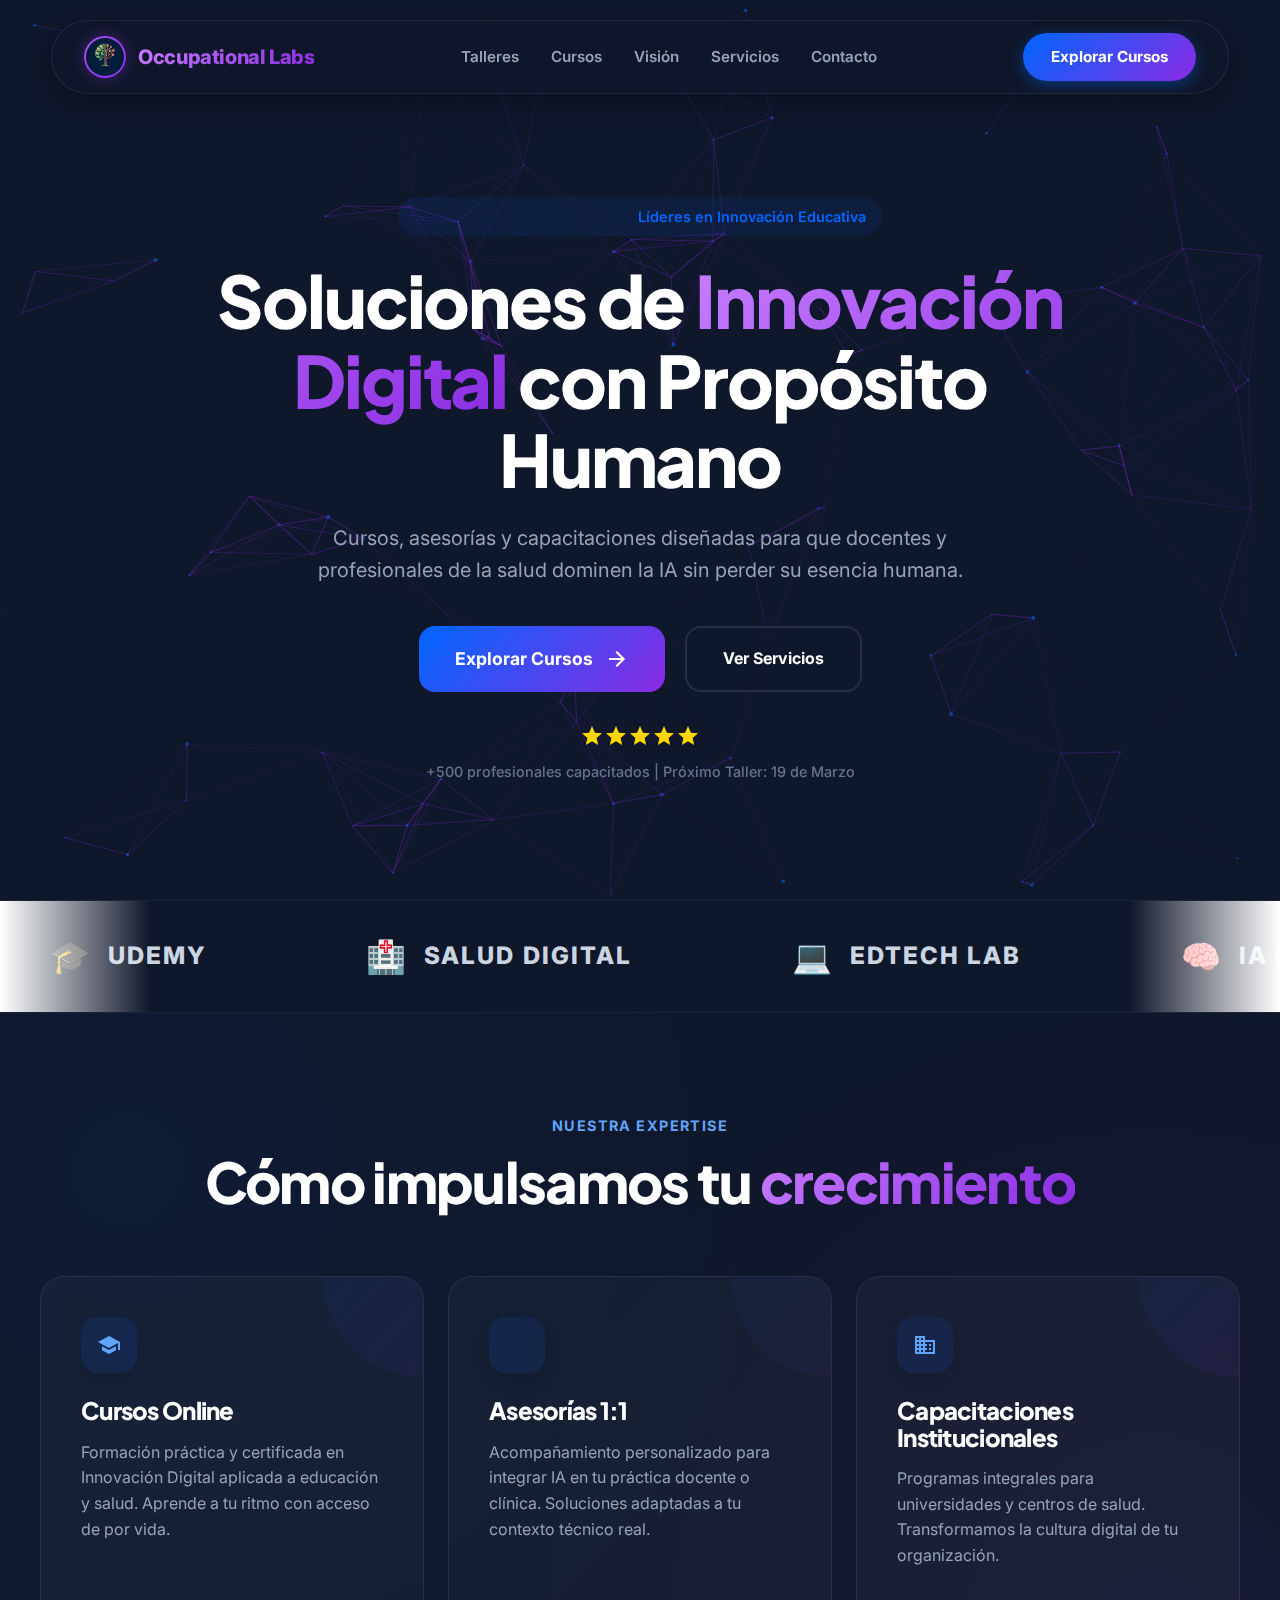
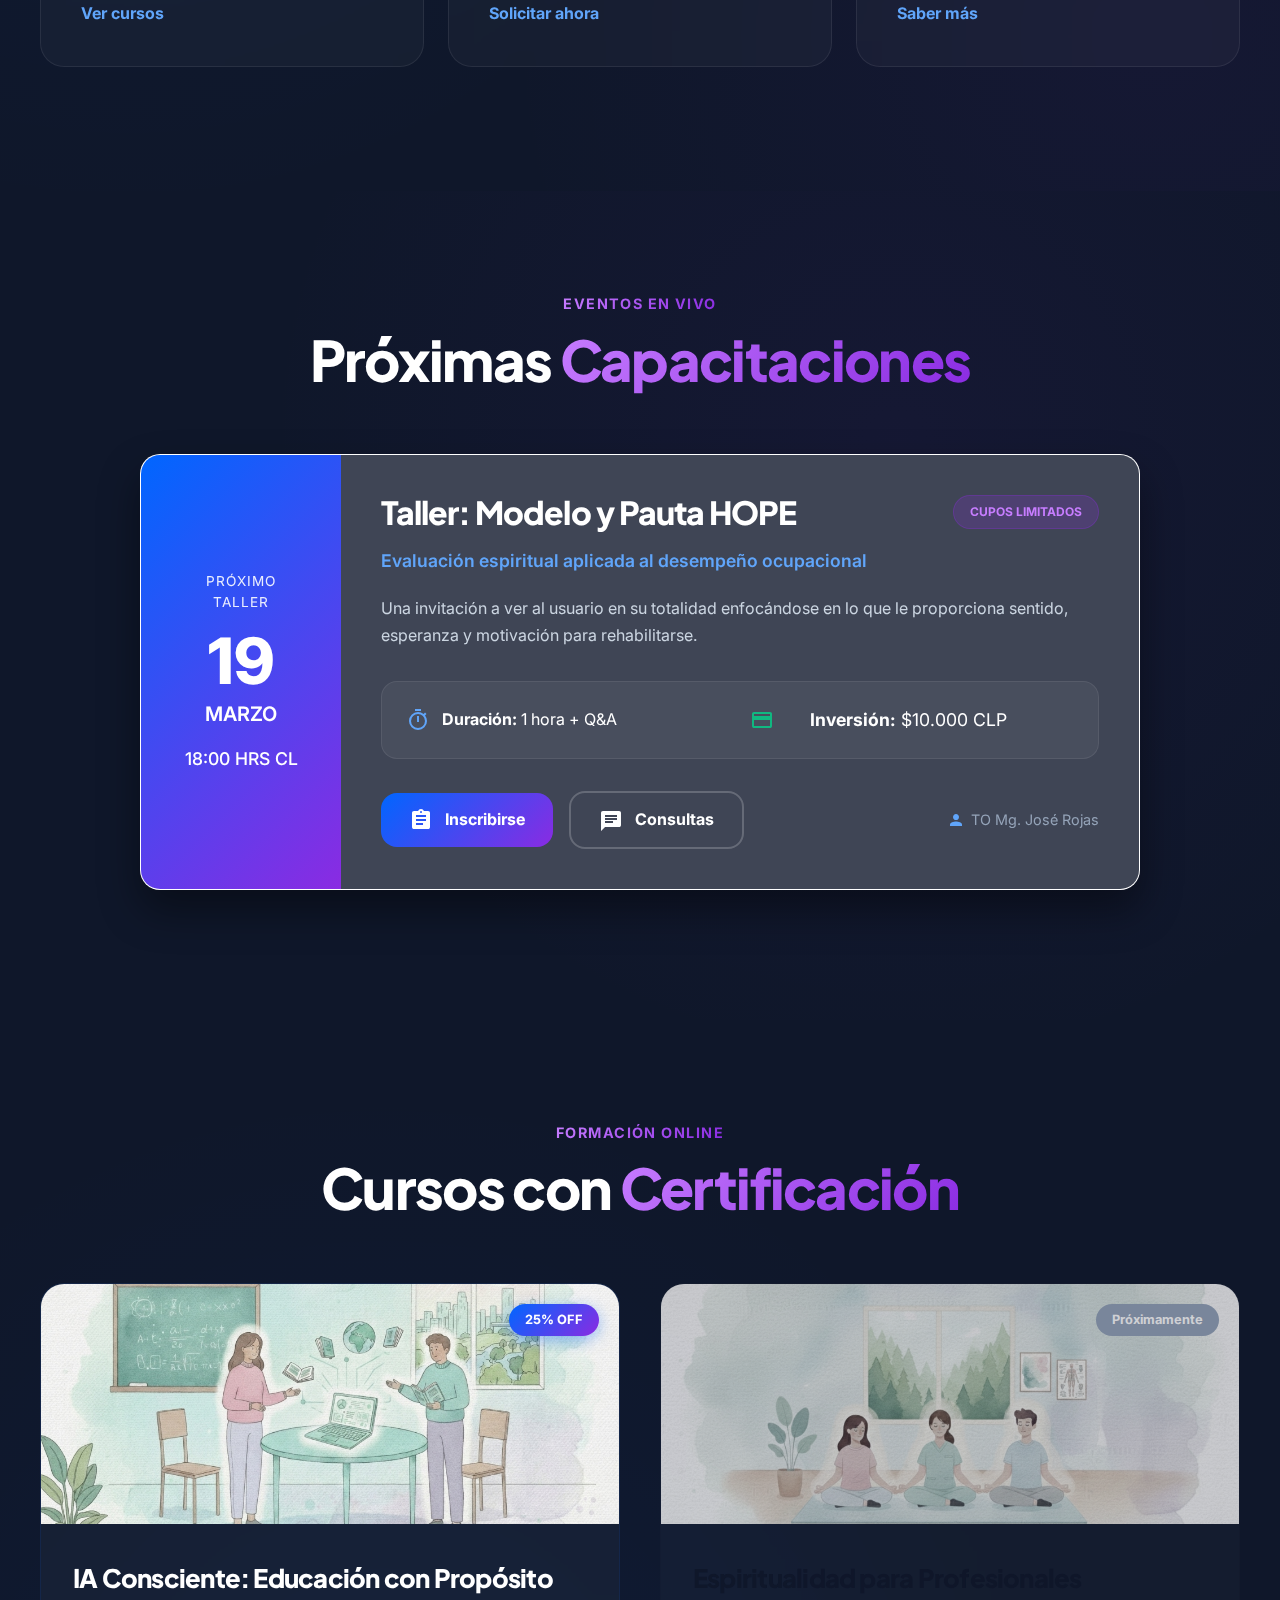
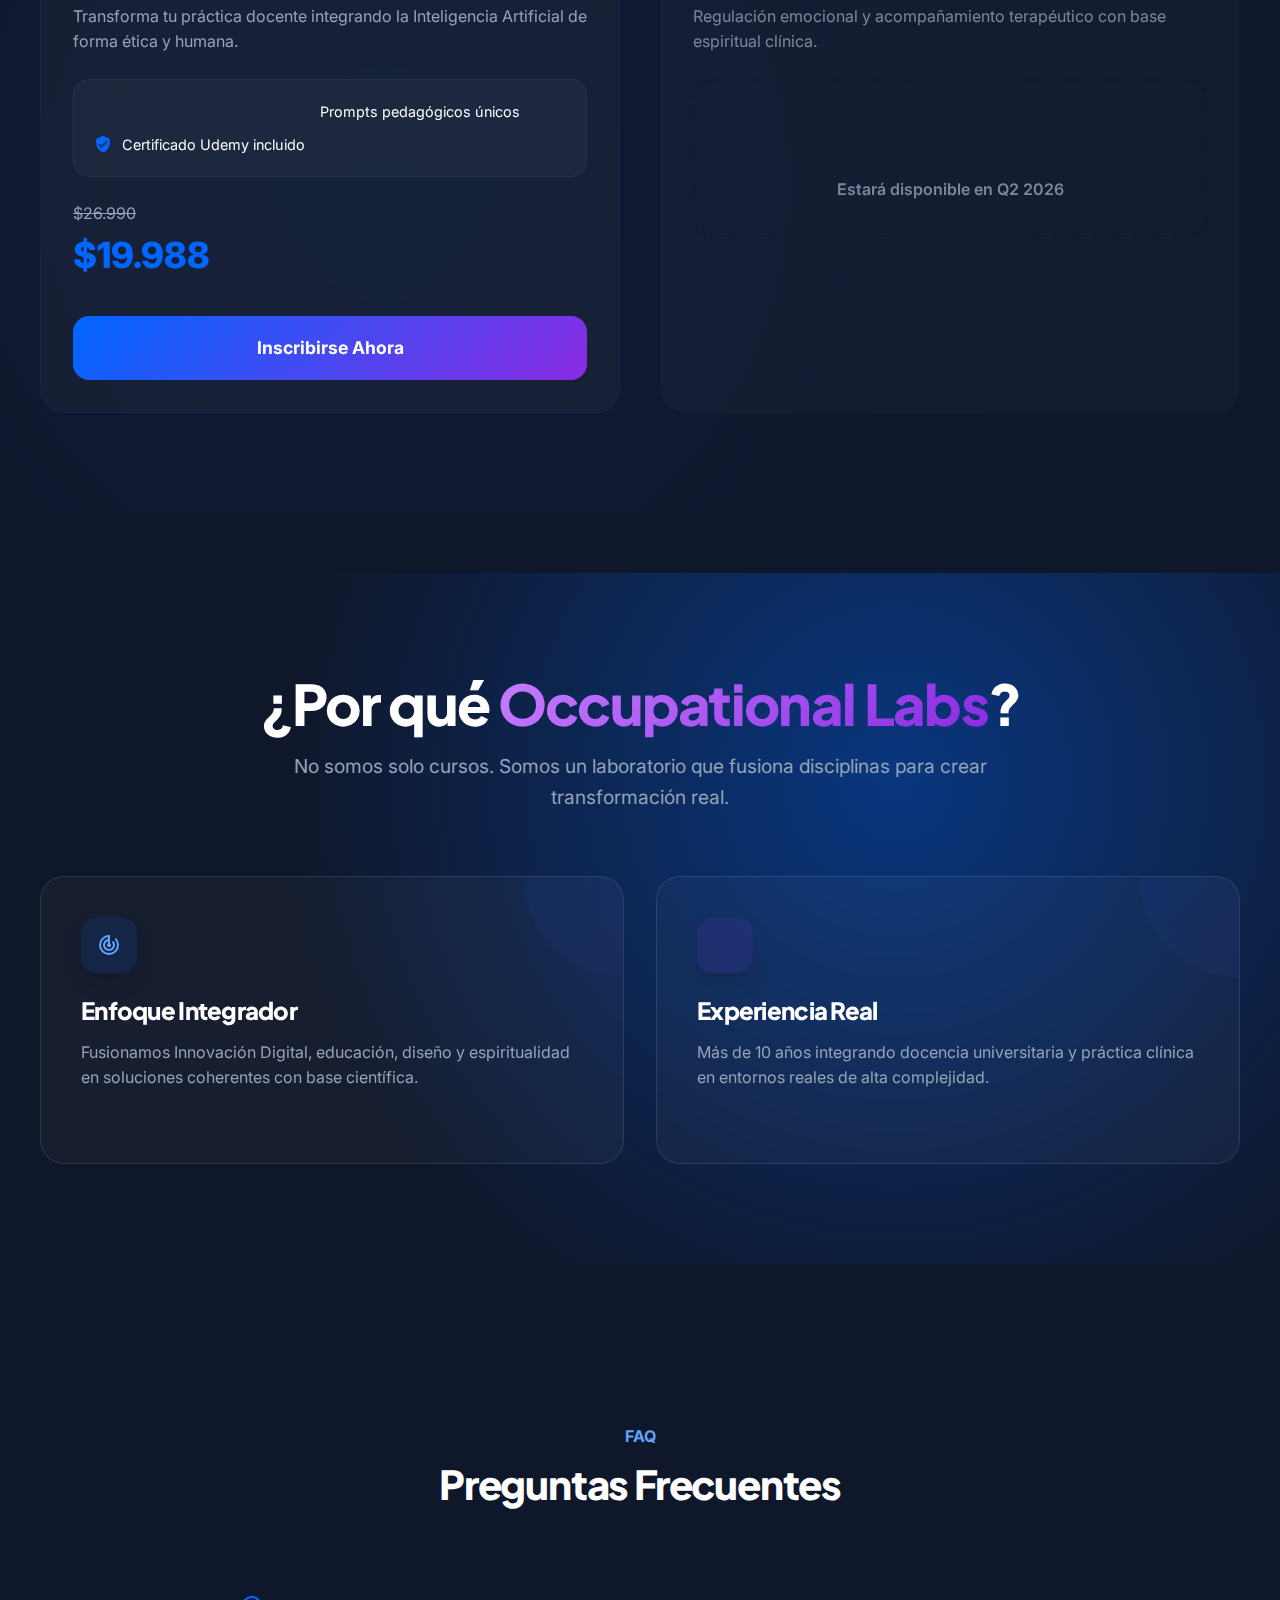
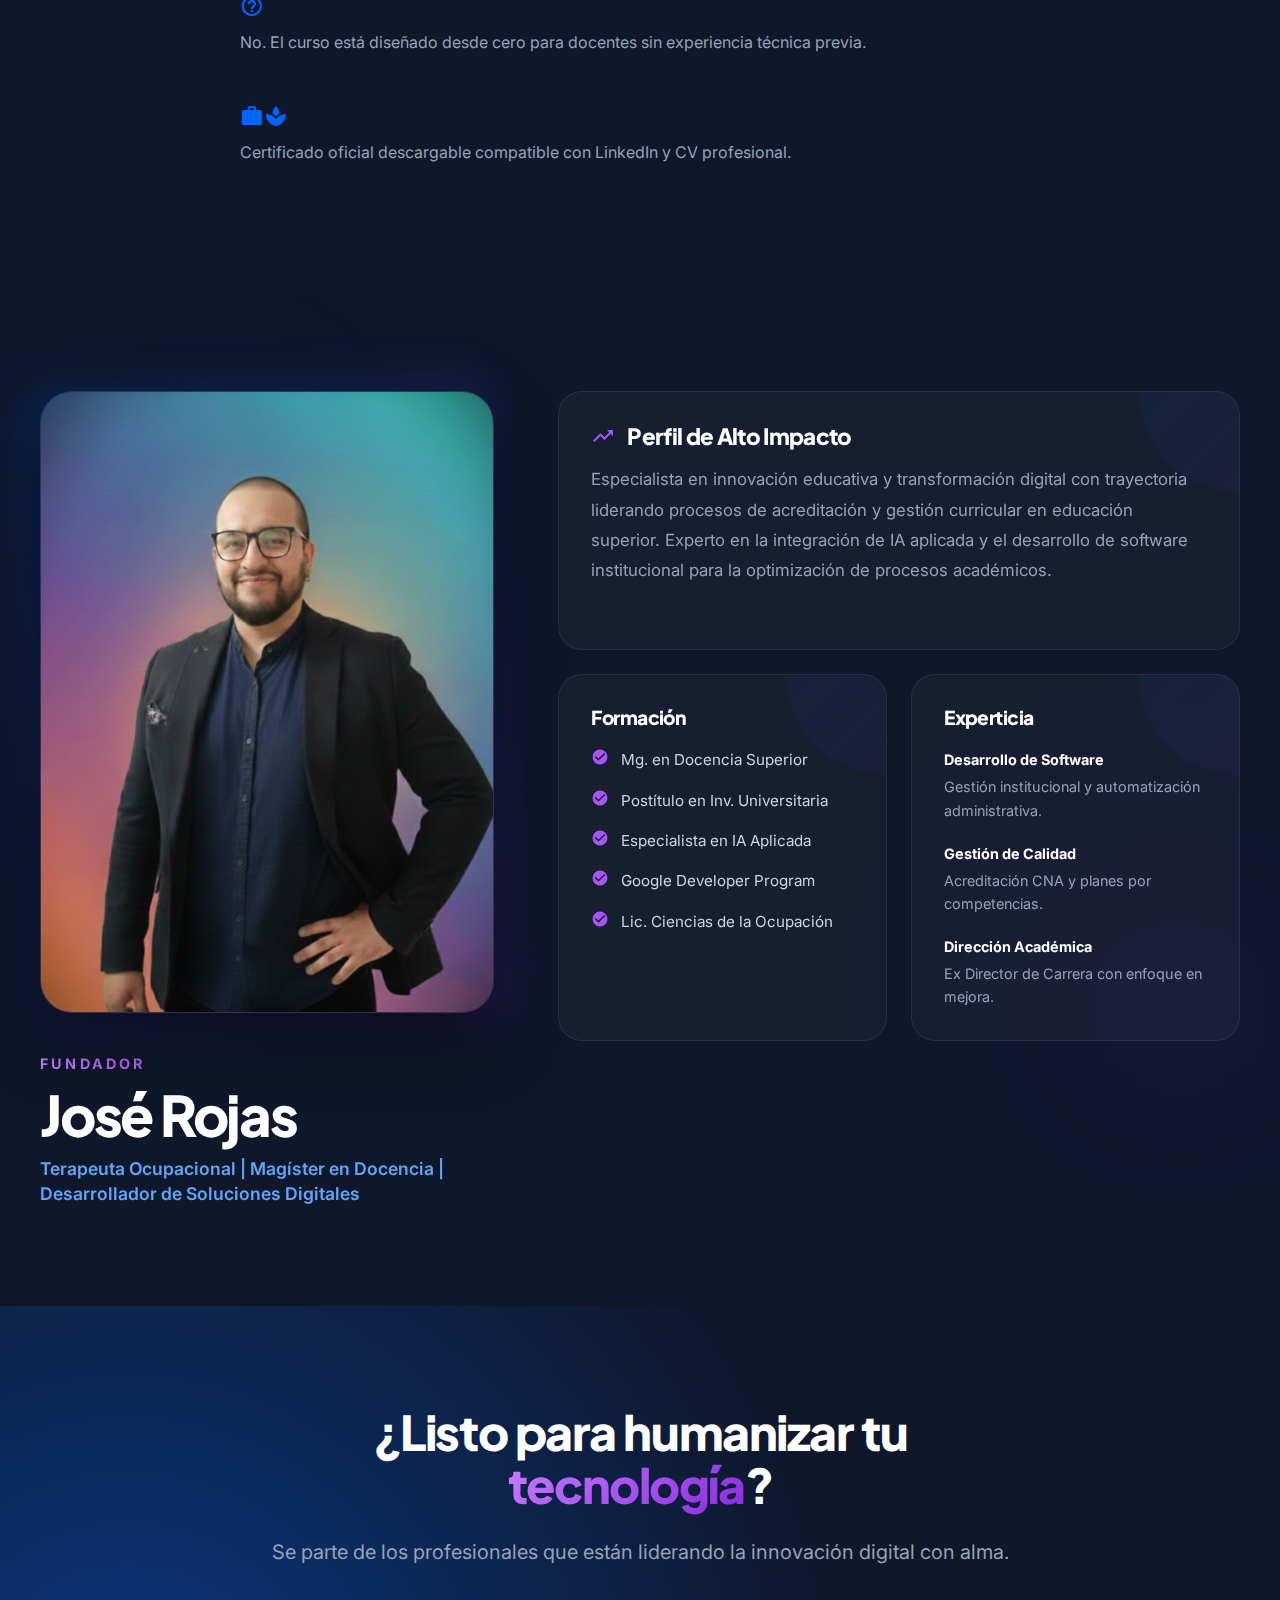
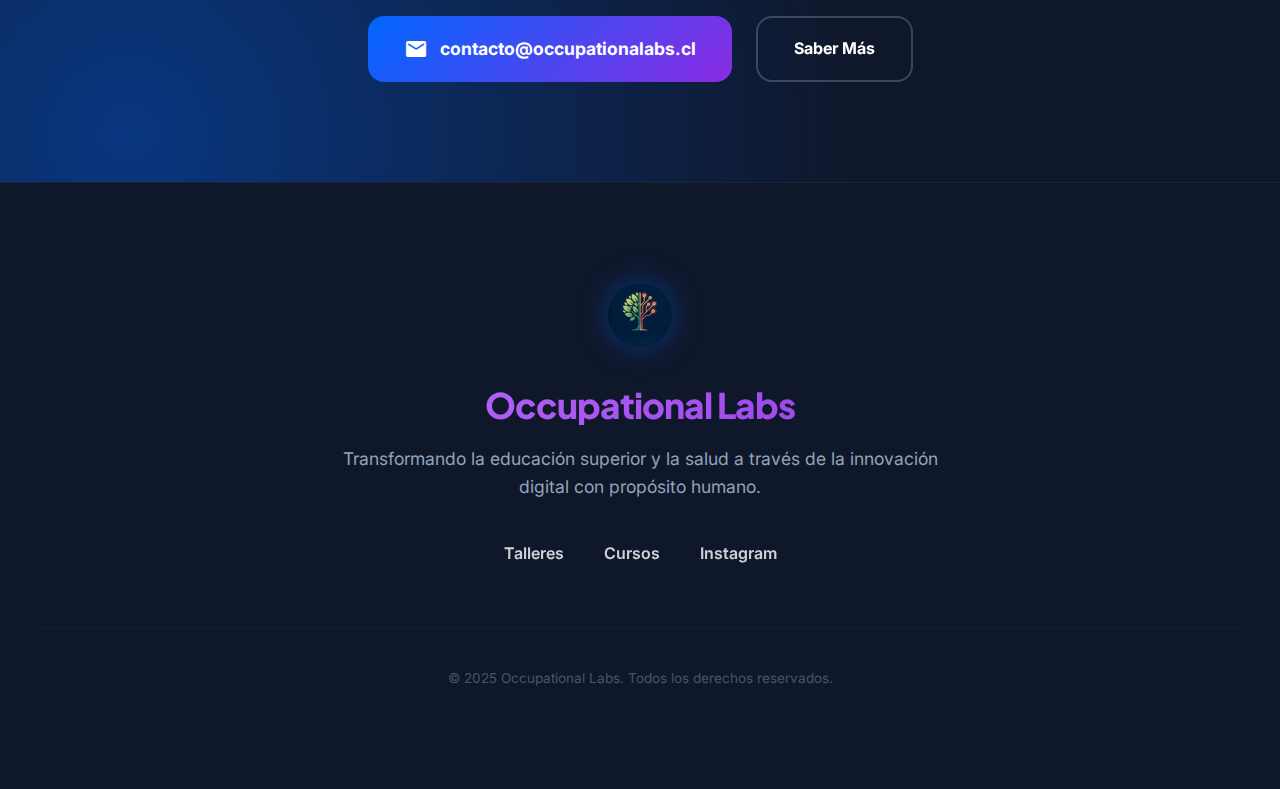
<file: index.html>
<!DOCTYPE html>
<html lang="es">

<head>
    <meta charset="UTF-8" />
    <meta name="viewport" content="width=device-width, initial-scale=1.0" />
    <meta name="description"
        content="Laboratorio de innovación educativa. Cursos, asesorías y capacitaciones institucionales en IA aplicada a educación y salud. Formación ética y consciente para docentes y profesionales.">
    <meta name="keywords"
        content="IA educación, cursos inteligencia artificial, capacitación docente IA, humanismo digital, espiritualidad educación, asesoría IA salud, occupational labs chile">
    <!-- Open Graph -->
    <meta property="og:title" content="Occupational Labs | IA, Educación y Humanismo">
    <meta property="og:description"
        content="Laboratorio que fusiona IA, educación, diseño y espiritualidad. Cursos, asesorías y capacitaciones para profesionales.">
    <meta property="og:image" content="https://www.occupationalabs.cl/logo.png">
    <meta property="og:url" content="https://www.occupationalabs.cl">
    <meta property="og:type" content="website">
    <!-- Twitter Card -->
    <meta name="twitter:card" content="summary_large_image">
    <meta name="twitter:title" content="Occupational Labs | IA y Humanismo">
    <meta name="twitter:description" content="Cursos y asesorías en IA aplicada a educación y salud con enfoque ético.">
    <title>Occupational Labs | Integración de IA, Educación y Humanismo</title>
    <link rel="preconnect" href="https://fonts.googleapis.com">
    <link rel="preconnect" href="https://fonts.gstatic.com" crossorigin>
    <link href="https://fonts.googleapis.com/css2?family=Inter:wght@400;500;600&family=Plus+Jakarta+Sans:wght@700;800&display=swap" rel="stylesheet">
    <!-- Google Material Icons -->
    <link href="https://fonts.googleapis.com/icon?family=Material+Icons" rel="stylesheet" />
    <style>
        :root {
            /* Brand Colors */
            --primary: #0066FF; /* Electric Blue */
            --primary-glow: rgba(0, 102, 255, 0.4);
            --accent: #8A2BE2; /* Proton Purple */
            --accent-glow: rgba(138, 43, 226, 0.4);
            
            /* Neutral Palette */
            --bg-dark: #0F172A;
            --bg-light: #1E293B;
            --surface-dark: #1E293B;
            --surface-light: rgba(255, 255, 255, 0.05);
            
            /* Text Colors */
            --text-main: #F8FAFC;
            --text-muted: #94A3B8;
            --text-on-dark: #F8FAFC;
            
            /* Gradients */
            --gradient-primary: linear-gradient(135deg, #0066FF 0%, #8A2BE2 100%);
            --gradient-surface: linear-gradient(180deg, rgba(255,255,255,0.08) 0%, rgba(255,255,255,0) 100%);
            
            /* Accents */
            --radius-bento: 24px;
            --glass-bg: rgba(255, 255, 255, 0.03);
            --glass-border: rgba(255, 255, 255, 0.1);
            --shadow-premium: 0 20px 40px -10px rgba(0, 0, 0, 0.3);
        }

        * {
            box-sizing: border-box;
            margin: 0;
            padding: 0;
            scroll-behavior: smooth;
        }

        body {
            font-family: "Inter", sans-serif;
            background-color: var(--bg-dark);
            color: var(--text-main);
            line-height: 1.6;
            -webkit-font-smoothing: antialiased;
            overflow-x: hidden;
        }

        h1, h2, h3, h4 {
            font-family: "Plus Jakarta Sans", sans-serif;
            font-weight: 800;
            letter-spacing: -0.03em;
            line-height: 1.1;
        }

        .gradient-text {
            background: linear-gradient(135deg, #C77DFF 0%, #8A2BE2 100%);
            -webkit-background-clip: text;
            background-clip: text;
            -webkit-text-fill-color: transparent;
        }

        /* Navbar & Progress Bar */
        .header-fixed {
            position: fixed;
            top: 20px;
            left: 0;
            right: 0;
            margin: 0 auto;
            width: 92%;
            max-width: 1200px;
            z-index: 99999;
            background: rgba(15, 23, 42, 0.7);
            backdrop-filter: blur(20px);
            -webkit-backdrop-filter: blur(20px);
            border-radius: 100px;
            padding: 12px 8px;
            border: 1px solid rgba(255, 255, 255, 0.08);
            box-shadow: 0 8px 32px rgba(0, 0, 0, 0.3);
            transition: all 0.4s cubic-bezier(0.175, 0.885, 0.32, 1.275);
        }

        .header-scrolled {
            top: 10px;
            background: rgba(15, 23, 42, 0.9);
            box-shadow: 0 8px 25px rgba(0, 0, 0, 0.5);
        }

        .progress-bar {
            position: absolute;
            bottom: 0;
            left: 20px;
            right: 20px;
            height: 3px;
            background: var(--gradient-primary);
            width: 0%;
            transition: width 0.1s;
            border-radius: 3px;
        }

        .nav-container {
            width: 100%;
            padding: 0 24px;
            display: flex;
            align-items: center;
            justify-content: space-between;
        }

        .nav-logo {
            display: flex;
            align-items: center;
            gap: 12px;
            text-decoration: none;
            color: #FFFFFF;
            font-weight: 800;
            font-size: 1.25rem;
            letter-spacing: -0.02em;
        }

        .nav-logo img {
            width: 42px;
            height: 42px;
            border-radius: 50%;
            background: linear-gradient(135deg, #A855F7 0%, #8A2BE2 100%);
            padding: 2px;
            box-shadow: 0 0 15px rgba(138, 43, 226, 0.4);
        }

        .nav-links {
            display: flex;
            gap: 32px;
        }

        .nav-links a {
            text-decoration: none;
            color: #94A3B8;
            font-weight: 600;
            font-size: 0.95rem;
            transition: all 0.3s;
            position: relative;
        }

        .nav-links a:hover {
            color: var(--primary);
        }

        .nav-links a::after {
            content: "";
            position: absolute;
            bottom: -4px;
            left: 50%;
            width: 0;
            height: 2px;
            background: var(--gradient-primary);
            transition: all 0.3s;
            transform: translateX(-50%);
            border-radius: 2px;
        }

        .nav-links a:hover::after {
            width: 100%;
        }

        .btn-nav {
            background: var(--gradient-primary);
            color: white;
            padding: 12px 28px;
            border-radius: 100px;
            font-weight: 700;
            font-size: 0.95rem;
            text-decoration: none;
            transition: all 0.3s;
            box-shadow: 0 4px 15px var(--primary-glow);
        }

        .btn-nav:hover {
            background: #000000;
            transform: translateY(-2px);
            box-shadow: 0 8px 20px rgba(15, 23, 42, 0.3);
        }

        @media (max-width: 992px) {
            .nav-links { gap: 20px; }
        }

        @media (max-width: 768px) {
            .nav-links { display: none; }
            .header-fixed { padding: 10px 0; width: 92%; }
        }

        /* Hero Refactor */
        .hero {
            position: relative;
            background: var(--bg-dark);
            min-height: 100vh;
            display: flex;
            align-items: center;
            padding: 160px 24px 80px;
            overflow: hidden;
        }

        #neural-canvas {
            position: absolute;
            top: 0;
            left: 0;
            width: 100%;
            height: 100%;
            opacity: 0.8;
            pointer-events: none;
        }

        .hero-container {
            max-width: 900px;
            margin: 0 auto;
            display: flex;
            flex-direction: column;
            align-items: center;
            text-align: center;
            position: relative;
            z-index: 10;
        }

        .hero-content h1 {
            font-size: clamp(3rem, 6vw, 4.5rem);
            color: white;
            margin-bottom: 24px;
        }

        .hero-content p {
            font-size: 1.25rem;
            color: #94A3B8;
            margin-bottom: 40px;
            max-width: 700px;
            margin-left: auto;
            margin-right: auto;
        }

        .hero-ctas {
            display: flex;
            gap: 20px;
            flex-wrap: wrap;
            justify-content: center;
        }

        .btn-main {
            background: var(--gradient-primary);
            color: white;
            padding: 18px 36px;
            border-radius: 16px;
            font-weight: 700;
            font-size: 1.1rem;
            text-decoration: none;
            display: inline-flex;
            align-items: center;
            gap: 12px;
            transition: all 0.3s cubic-bezier(0.175, 0.885, 0.32, 1.275);
        }

        .btn-main:hover {
            transform: scale(1.05);
            box-shadow: 0 15px 30px var(--primary-glow);
        }

        .btn-outline {
            border: 2px solid rgba(255, 255, 255, 0.1);
            color: white;
            padding: 18px 36px;
            border-radius: 16px;
            font-weight: 700;
            text-decoration: none;
            backdrop-filter: blur(10px);
            transition: all 0.3s;
        }

        .marquee {
            padding: 80px 0;
            background: white;
            overflow: hidden;
            white-space: nowrap;
            position: relative;
        }
        .marquee::before, .marquee::after {
            content: "";
            position: absolute;
            top: 0;
            width: 150px;
            height: 100%;
            z-index: 2;
        }
        .marquee::before { left: 0; background: linear-gradient(to right, white, transparent); }
        .marquee::after { right: 0; background: linear-gradient(to left, white, transparent); }
        .marquee-content {
            display: inline-block;
            animation: scroll 40s linear infinite;
        }
        .marquee-item {
            display: inline-flex;
            align-items: center;
            gap: 16px;
            margin: 0 50px;
            font-size: 1.5rem;
            font-weight: 800;
            color: #CBD5E1;
            transition: all 0.4s;
            cursor: pointer;
        }
        .marquee-item:hover { color: var(--primary); transform: scale(1.1); }
        .marquee-item span.icon { font-size: 2rem; }
        @keyframes scroll {
            from { transform: translateX(0); }
            to { transform: translateX(-50%); }
        }

        .btn-outline:hover {
            border-color: var(--primary);
            background: rgba(255, 255, 255, 0.05);
        }

        .hero-visual {
            position: relative;
        }

        .hero-img-box {
            position: relative;
            border-radius: 32px;
            overflow: hidden;
            box-shadow: 0 30px 60px rgba(0,0,0,0.5);
            transform: perspective(1000px) rotateY(-5deg);
        }

        .hero-img-box img {
            width: 100%;
            height: auto;
            display: block;
        }

        .hero-badge {
            position: absolute;
            bottom: 40px;
            left: -30px;
            background: rgba(15, 23, 42, 0.8);
            backdrop-filter: blur(20px);
            border: 1px solid rgba(255, 255, 255, 0.1);
            padding: 16px 24px;
            border-radius: 20px;
            color: white;
            display: flex;
            align-items: center;
            gap: 12px;
            animation: float 4s ease-in-out infinite;
        }

        @keyframes float {
            0%, 100% { transform: translateY(0); }
            50% { transform: translateY(-15px); }
        }

        header {
            position: relative;
            padding: 140px 24px 100px;
            margin-top: -90px;
            background: transparent;
            overflow: hidden;
        }

        .hero-inner {
            max-width: 1200px;
            margin: 0 auto;
            display: grid;
            grid-template-columns: 1.1fr 0.9fr;
            gap: 60px;
            align-items: center;
        }

        .hero-tag {
            display: inline-block;
            padding: 6px 12px;
            background: rgba(32, 159, 162, 0.15);
            color: var(--color-primary);
            border-radius: 100px;
            font-size: 0.85rem;
            font-weight: 600;
            margin-bottom: 24px;
            letter-spacing: 0.02em;
        }

        .hero-text h1 {
            font-size: clamp(2.5rem, 5vw, 4rem);
            letter-spacing: -0.02em;
            margin-bottom: 24px;
            color: var(--color-dark);
        }

        @media (max-width: 480px) {
            .hero-text h1 {
                font-size: 2.25rem;
                /* Slightly smaller for very small screens */
            }
        }

        .hero-text h1 span {
            color: var(--color-primary);
            font-style: italic;
        }

        .hero-text p {
            font-size: 1.15rem;
            color: var(--color-text-light);
            max-width: 540px;
            margin-bottom: 32px;
            line-height: 1.6;
        }

        .hero-actions {
            display: flex;
            gap: 16px;
            flex-wrap: wrap;
        }

        .btn-primary {
            background: var(--color-primary);
            color: white;
            padding: 16px 28px;
            /* Detailed padding */
            border-radius: 100px;
            font-weight: 600;
            box-shadow: 0 10px 25px -5px rgba(32, 159, 162, 0.4);
            min-height: 52px;
            /* Ensure touch target */
            display: inline-flex;
            align-items: center;
        }

        .btn-primary:hover {
            background: var(--color-primary-light);
            transform: translateY(-2px);
        }

        .btn-secondary {
            padding: 14px 28px;
            border-radius: 100px;
            font-weight: 600;
            background: white;
            color: var(--color-dark);
            border: 1px solid #e2e8f0;
            min-height: 52px;
            /* Touch target */
        }

        .btn-secondary:hover {
            border-color: var(--color-primary);
            color: var(--color-primary);
        }

        .hero-visual {
            position: relative;
        }

        .hero-img-frame {
            border-radius: var(--radius-xl);
            overflow: hidden;
            box-shadow: var(--shadow-lg);
            transform: rotate(-2deg);
            transition: transform 0.5s ease;
        }

        .hero-img-frame:hover {
            transform: rotate(0deg);
        }

        .hero-img-frame img {
            width: 100%;
            height: auto;
            display: block;
            filter: contrast(1.05);
        }

        @media (max-width: 900px) {
            .hero-inner {
                grid-template-columns: 1fr;
                text-align: center;
            }

            .hero-text p {
                margin: 0 auto 32px;
            }

            .hero-actions {
                justify-content: center;
            }

            .hero-img-frame {
                transform: rotate(0);
                margin-top: 40px;
            }
        }

        .section-container {
            max-width: 1200px;
            margin: 0 auto;
            padding: 100px 24px;
        }

        @media (max-width: 600px) {
            .section-container {
                padding: 60px 20px;
            }
        }

        .section-header {
            text-align: center;
            margin-bottom: 60px;
        }

        .kicker {
            text-transform: uppercase;
            font-size: 0.8rem;
            letter-spacing: 0.15em;
            font-weight: 700;
            color: var(--color-primary);
            margin-bottom: 10px;
            display: block;
        }

        .section-header h2 {
            font-size: 2.5rem;
            margin-bottom: 16px;
        }

        @media (max-width: 480px) {
            .section-header h2 {
                font-size: 2rem;
            }
        }

        .section-header p {
            max-width: 600px;
            margin: 0 auto;
            color: var(--color-text-light);
            font-size: 1.05rem;
        }

        .grid-courses {
            display: grid;
            grid-template-columns: repeat(auto-fit, minmax(300px, 1fr));
            /* Adjusted for better wrap */
            gap: 32px;
        }

        .card {
            background: var(--color-surface);
            border-radius: var(--radius-xl);
            padding: 32px;
            border: 1px solid rgba(255, 255, 255, 0.6);
            box-shadow: var(--shadow-sm);
            transition: all 0.3s ease;
            display: flex;
            flex-direction: column;
            position: relative;
            overflow: hidden;
        }

        .card:hover {
            transform: translateY(-8px);
            box-shadow: var(--shadow-lg);
            border-color: rgba(32, 159, 162, 0.2);
        }

        .card-badge {
            position: absolute;
            top: 24px;
            right: 24px;
            background: var(--color-bg);
            padding: 4px 12px;
            border-radius: 100px;
            font-size: 0.75rem;
            font-weight: 600;
            color: var(--color-text-light);
        }

        .card-image {
            margin: -32px -32px 24px -32px;
            background: #f1f5f9;
            padding: 0;
            display: flex;
            justify-content: center;
            align-items: center;
            overflow: hidden;
            max-height: 220px;
        }

        .card-image img {
            width: 100%;
            height: 100%;
            object-fit: cover;
            filter: drop-shadow(0 4px 8px rgba(0, 0, 0, 0.08));
            transition: transform 0.3s ease;
        }

        .card:hover .card-image img {
            transform: scale(1.05);
        }

        .card h3 {
            font-size: 1.5rem;
            margin-bottom: 12px;
        }

        .card p {
            font-size: 1rem;
            /* Increased to 16px */
            color: var(--color-text-light);
            flex-grow: 1;
            line-height: 1.6;
        }

        .udemy-btn {
            display: flex;
            align-items: center;
            justify-content: center;
            width: 100%;
            padding: 16px;
            /* Increased padding */
            border-radius: 12px;
            background: var(--color-dark);
            color: white;
            font-weight: 600;
            margin-top: 20px;
            min-height: 54px;
            /* Touch target */
            font-size: 1rem;
        }

        .udemy-btn:hover {
            background: #334155;
        }

        .btn-disabled {
            background: #cbd5e1;
            color: #94a3b8;
            cursor: not-allowed;
        }

        .grid-about {
            display: grid;
            grid-template-columns: repeat(3, 1fr);
            grid-template-rows: auto auto;
            gap: 24px;
        }

        /* Mobile specific adjustments for about grid */
        @media (max-width: 900px) {
            .grid-about {
                grid-template-columns: 1fr;
            }
        }

        .about-card-lg {
            grid-column: span 2;
            background: linear-gradient(145deg, #0f172a, #1e293b);
            color: white;
        }

        .about-card-lg h3 {
            color: white;
        }

        .about-card-lg p {
            color: #94a3b8;
        }

        .about-img-card {
            height: 100%;
            min-height: 300px;
            border-radius: var(--radius-xl);
            overflow: hidden;
            position: relative;
        }

        .about-img-card img {
            width: 100%;
            height: 100%;
            object-fit: cover;
        }

        .about-img-overlay {
            position: absolute;
            bottom: 0;
            left: 0;
            right: 0;
            padding: 24px;
            background: linear-gradient(transparent, rgba(0, 0, 0, 0.8));
            color: white;
        }

        .about-img-overlay h3 {
            color: white;
            font-size: 1.2rem;
            margin-bottom: 4px;
        }

        .about-img-overlay p {
            color: rgba(255, 255, 255, 0.8);
            font-size: 0.9rem;
            margin: 0;
        }

        @media (max-width: 900px) {
            .grid-about {
                grid-template-columns: 1fr;
            }

            .about-card-lg {
                grid-column: auto;
            }
        }

        footer {
            background: var(--bg-dark);
            border-top: 1px solid rgba(255, 255, 255, 0.1);
            padding: 80px 24px 40px;
            text-align: center;
        }

        .back-to-top {
            position: fixed;
            bottom: 32px;
            right: 32px;
            width: 48px;
            height: 48px;
            background: var(--primary);
            color: white;
            border: none;
            border-radius: 50%;
            display: flex;
            align-items: center;
            justify-content: center;
            cursor: pointer;
            box-shadow: 0 8px 20px rgba(0, 102, 255, 0.3);
            z-index: 1000;
            opacity: 0;
            visibility: hidden;
            transform: scale(0.8);
            transition: all 0.3s cubic-bezier(0.4, 0, 0.2, 1);
        }

        .back-to-top.visible {
            opacity: 1;
            visibility: visible;
            transform: scale(1);
        }

        .back-to-top:hover {
            background: var(--color-primary-light);
            transform: scale(1.1);
            box-shadow: 0 12px 28px rgba(32, 159, 162, 0.4);
        }

        .back-to-top svg {
            width: 24px;
            height: 24px;
        }

        @media (max-width: 768px) {
            .back-to-top {
                bottom: 20px;
                right: 20px;
                width: 44px;
                height: 44px;
            }

            .back-to-top svg {
                width: 20px;
                height: 20px;
            }
        }


        /* === NEW HERO ELEMENTS STYLES === */

        /* Launch Banner */
        .launch-banner {
            background: linear-gradient(90deg, #ff4d4d, #f97316);
            /* Orange-Red Gradient */
            color: white;
            padding: 12px 24px;
            border-radius: 8px;
            margin-bottom: 24px;
            display: inline-block;
            font-weight: 600;
            box-shadow: 0 4px 12px rgba(249, 115, 22, 0.3);
            text-align: left;
        }

        .launch-banner-title {
            display: block;
            text-transform: uppercase;
            font-size: 0.85rem;
            letter-spacing: 0.05em;
            margin-bottom: 4px;
            opacity: 0.9;
        }

        .launch-banner-offer {
            display: block;
            font-size: 1.1rem;
            font-weight: 700;
        }

        /* Countdown Timer */
        .countdown-container {
            display: flex;
            gap: 16px;
            margin: 24px 0 32px;
            flex-wrap: wrap;
        }

        .countdown-item {
            background: rgba(255, 255, 255, 0.5);
            backdrop-filter: blur(4px);
            padding: 8px 16px;
            border-radius: 12px;
            border: 1px solid rgba(32, 159, 162, 0.1);
            text-align: center;
            min-width: 70px;
        }

        .countdown-number {
            display: block;
            font-size: 1.75rem;
            /* 28px approx */
            font-weight: 700;
            color: var(--color-primary);
            font-family: "Playfair Display", serif;
            line-height: 1;
        }

        .countdown-label {
            display: block;
            font-size: 0.75rem;
            color: var(--color-text-light);
            text-transform: uppercase;
            letter-spacing: 0.05em;
            margin-top: 4px;
        }

        /* New CTA Buttons */
        .btn-cta-launch {
            background: linear-gradient(135deg, #1a5f7c, #209fa2);
            /* Blue gradient */
            color: white;
            padding: 16px 32px;
            border-radius: 8px;
            font-weight: 600;
            font-size: 1.125rem;
            /* 18px */
            box-shadow: 0 10px 25px -5px rgba(32, 159, 162, 0.5);
            border: none;
            cursor: pointer;
            display: inline-flex;
            align-items: center;
            gap: 8px;
            transition: all 0.3s ease;
        }

        .btn-cta-launch:hover {
            transform: translateY(-2px) scale(1.02);
            box-shadow: 0 15px 30px -5px rgba(32, 159, 162, 0.6);
            color: white;
        }

        .social-proof-text {
            margin-top: 12px;
            font-size: 0.85rem;
            color: var(--color-text-light);
            display: flex;
            align-items: center;
            gap: 6px;
        }

        /* Mobile Adjustments */
        @media (max-width: 640px) {
            .hero-text h1 {
                font-size: 2.5rem;
            }

            .countdown-container {
                justify-content: center;
                gap: 10px;
            }

            .countdown-item {
                min-width: 60px;
                padding: 6px 10px;
            }

            .launch-banner {
                width: 100%;
                text-align: center;
            }

            .btn-cta-launch {
                width: 100%;
                justify-content: center;
            }
        }

        /* === COURSE CARD REDESIGN === */

        .card-featured {
            border: 1px solid rgba(32, 159, 162, 0.2);
            box-shadow: 0 4px 12px rgba(0, 0, 0, 0.08);
            position: relative;
            z-index: 1;
        }

        .course-price {
            display: flex;
            align-items: center;
            gap: 10px;
            margin: 16px 0 12px;
            font-family: "Inter", sans-serif;
            /* Changed to sans-serif for sober look */
        }

        .price-original {
            text-decoration: line-through;
            color: var(--color-text-light);
            font-size: 1.1rem;
            /* Slightly smaller */
            opacity: 0.8;
            font-weight: 400;
        }

        .price-offer {
            color: #16a34a;
            /* Green-600 */
            font-weight: 700;
            /* Bolder */
            font-size: 1.75rem;
            /* Adjusted size */
            letter-spacing: -0.02em;
            /* Removed text-shadow for cleaner look */
        }

        .course-urgency {
            display: inline-flex;
            align-items: center;
            gap: 6px;
            background: #fff7ed;
            /* Orange-50 */
            color: #ea580c;
            /* Orange-600 */
            padding: 6px 14px;
            border-radius: 100px;
            font-size: 0.8rem;
            font-weight: 700;
            margin-bottom: 24px;
            border: 1px solid #ffedd5;
        }

        .course-benefits {
            list-style: none;
            padding: 0;
            margin: 0 0 24px 0;
            text-align: left;
        }

        .course-benefits li {
            display: flex;
            align-items: flex-start;
            gap: 10px;
            margin-bottom: 10px;
            font-size: 0.95rem;
            color: var(--color-text);
            line-height: 1.4;
        }

        .course-benefits li span {
            color: var(--color-primary);
            font-weight: 900;
            min-width: 18px;
        }

        .course-scarcity {
            margin-bottom: 24px;
            background: #f8fafc;
            padding: 12px;
            border-radius: 8px;
            border: 1px solid #f1f5f9;
        }

        .scarcity-text {
            font-size: 0.85rem;
            margin-bottom: 8px;
            color: var(--color-dark);
            display: flex;
            justify-content: space-between;
        }

        .scarcity-text strong {
            color: #b91c1c;
            /* Red-700 */
        }

        .progress-bar-container {
            width: 100%;
            height: 6px;
            background: #e2e8f0;
            border-radius: 100px;
            overflow: hidden;
        }

        .progress-bar-fill {
            height: 100%;
            background: linear-gradient(90deg, #209fa2, #1a5f7c);
            border-radius: 100px;
            transition: width 1s ease-out;
        }

        .btn-cta-card {
            display: flex;
            align-items: center;
            justify-content: center;
            width: 100%;
            padding: 16px;
            border-radius: 8px;
            background: linear-gradient(135deg, #1a5f7c 0%, #209fa2 100%);
            color: white;
            font-weight: 700;
            font-size: 1.1rem;
            box-shadow: 0 4px 10px rgba(32, 159, 162, 0.25);
            transition: all 0.3s cubic-bezier(0.4, 0, 0.2, 1);
            text-transform: uppercase;
            letter-spacing: 0.02em;
        }

        .btn-cta-card:hover {
            transform: scale(1.03) translateY(-2px);
            box-shadow: 0 10px 20px rgba(32, 159, 162, 0.35);
            color: white;
        }

        /* Efectos hover premium servicios */
        .service-card:hover {
            transform: translateY(-8px);
            box-shadow: 0 30px 80px rgba(0, 0, 0, 0.2) !important;
        }

        .service-card:hover>div:first-child {
            transform: scaleX(1) !important;
        }

        .service-card:hover a span {
            transform: translateX(5px);
        }

        .service-card:hover a {
            gap: 12px !important;
        }
        @media (max-width: 768px) {
            .service-card {
                padding: 30px !important;
            }
        }

        /* === WORKSHOP CARD STYLES === */
        .workshop-card {
            background: white;
            border-radius: 20px;
            overflow: hidden;
            box-shadow: 0 20px 40px rgba(0,0,0,0.08);
            display: flex;
            flex-direction: row;
            border: 1px solid #e2e8f0;
            transition: transform 0.3s ease, box-shadow 0.3s ease;
            margin-bottom: 30px;
        }

        .workshop-card:hover {
            transform: translateY(-5px);
            box-shadow: 0 25px 50px rgba(0,0,0,0.12);
        }

        .workshop-date-col {
            background: linear-gradient(135deg, #1a5f7c 0%, #209fa2 100%);
            width: 200px;
            display: flex;
            flex-direction: column;
            align-items: center;
            justify-content: center;
            color: white;
            padding: 30px;
            text-align: center;
            flex-shrink: 0;
        }

        .workshop-info-col {
            padding: 40px;
            flex-grow: 1;
        }

        @media (max-width: 768px) {
            .workshop-card {
                flex-direction: column;
            }
            .workshop-date-col {
                width: 100%;
                flex-direction: row;
                justify-content: space-around;
                padding: 20px;
            }
            .workshop-info-col {
                padding: 24px;
            }
        }

        .btn-whatsapp-premium {
            display: inline-flex;
            align-items: center;
            justify-content: center;
            background: linear-gradient(135deg, #25d366 0%, #128c7e 100%);
            color: white;
            padding: 14px 28px;
            border-radius: 12px;
            font-weight: 700;
            text-decoration: none;
            box-shadow: 0 4px 14px rgba(37, 211, 102, 0.3);
            transition: all 0.3s ease;
            font-size: 16px;
            border: none;
            cursor: pointer;
        }

        .btn-whatsapp-premium:hover {
            transform: translateY(-2px);
            box-shadow: 0 6px 20px rgba(37, 211, 102, 0.4);
            filter: brightness(1.1);
        }



        .btn-inscripcion-premium {
            display: inline-flex;
            align-items: center;
            justify-content: center;
            background: linear-gradient(135deg, #1a5f7c 0%, #209fa2 100%);
            color: white;
            padding: 14px 28px;
            border-radius: 12px;
            font-weight: 700;
            text-decoration: none;
            box-shadow: 0 4px 14px rgba(26, 95, 124, 0.3);
            transition: all 0.3s ease;
            font-size: 16px;
            border: none;
            cursor: pointer;
        }

        .btn-inscripcion-premium:hover {
            transform: translateY(-2px);
            box-shadow: 0 6px 20px rgba(26, 95, 124, 0.4);
            filter: brightness(1.1);
            color: white;
        }

        @media (max-width: 480px) {
            .btn-whatsapp-premium, .btn-inscripcion-premium {
                width: 100%;
                padding: 16px 20px;
            }
        }
    </style>
</head>

<body>

    <header id="main-header" class="header-fixed">
        <div id="progress-bar" class="progress-bar"></div>
        <div class="nav-container">
            <a href="#" class="nav-logo">
                <img src="logo.png" alt="Occupational Labs">
                <span class="gradient-text">Occupational Labs</span>
            </a>
            <nav class="nav-links">
                <a href="#talleres">Talleres</a>
                <a href="#cursos">Cursos</a>
                <a href="#sobre">Visión</a>
                <a href="#servicios">Servicios</a>
                <a href="#contacto">Contacto</a>
            </nav>
            <a href="#cursos" class="btn-nav">Explorar Cursos</a>
        </div>
    </header>

    <section class="hero">
        <canvas id="neural-canvas"></canvas>
        <div class="hero-container">
            <div class="hero-content">
                <div style="display: inline-flex; align-items: center; gap: 8px; background: rgba(0, 102, 255, 0.1); padding: 8px 16px; border-radius: 100px; color: var(--primary); font-size: 0.9rem; font-weight: 600; margin-bottom: 24px;">
                    <span class="material-icons" style="font-size: 18px;">auto_awesome</span>
                    Líderes en Innovación Educativa
                </div>
                <h1>Soluciones de <span class="gradient-text">Innovación Digital</span> con Propósito Humano</h1>
                <p>Cursos, asesorías y capacitaciones diseñadas para que docentes y profesionales de la salud dominen la IA sin perder su esencia humana.</p>
                <div class="hero-ctas">
                    <a href="#cursos" class="btn-main">
                        Explorar Cursos
                        <span class="material-icons">arrow_forward</span>
                    </a>
                    <a href="#servicios" class="btn-outline">Ver Servicios</a>
                </div>
                <div style="margin-top: 32px; display: flex; align-items: center; flex-direction: column; gap: 12px; color: #64748B;">
                    <div style="display: flex;">
                        <span class="material-icons" style="color: #FFD700;">star</span>
                        <span class="material-icons" style="color: #FFD700;">star</span>
                        <span class="material-icons" style="color: #FFD700;">star</span>
                        <span class="material-icons" style="color: #FFD700;">star</span>
                        <span class="material-icons" style="color: #FFD700;">star</span>
                    </div>
                    <span style="font-size: 0.9rem; font-weight: 500;">+500 profesionales capacitados | Próximo Taller: 19 de Marzo</span>
                </div>
            </div>
        </div>
    </section>
    <!-- TRUST MARQUEE -->
    <div class="marquee" style="background: var(--bg-dark); border-top: 1px solid rgba(255,255,255,0.05); border-bottom: 1px solid rgba(255,255,255,0.05); padding: 30px 0; overflow: hidden; position: relative; z-index: 5;">
        <div class="marquee-content" style="display: flex; gap: 60px; color: #94A3B8; font-weight: 700; letter-spacing: 0.15em; font-size: 0.85rem; text-transform: uppercase;">
            <div class="marquee-item"><span class="icon">🎓</span> UDEMY</div>
            <div class="marquee-item"><span class="icon">🏥</span> SALUD DIGITAL</div>
            <div class="marquee-item"><span class="icon">💻</span> EDTECH LAB</div>
            <div class="marquee-item"><span class="icon">🧠</span> IA CONSCIENTE</div>
            <div class="marquee-item"><span class="icon">✨</span> INNOVACIÓN</div>
            <!-- Duplicados para loop infinito -->
            <div class="marquee-item"><span class="icon">🎓</span> UDEMY</div>
            <div class="marquee-item"><span class="icon">🏥</span> SALUD DIGITAL</div>
            <div class="marquee-item"><span class="icon">💻</span> EDTECH LAB</div>
            <div class="marquee-item"><span class="icon">🧠</span> IA CONSCIENTE</div>
            <div class="marquee-item"><span class="icon">✨</span> INNOVACIÓN</div>
        </div>
    </div>


    <section id="servicios" style="padding: 100px 24px; background: var(--bg-dark); position: relative; overflow: hidden;">
        <div style="position: absolute; inset: 0; background: radial-gradient(circle at 10% 20%, rgba(0, 102, 255, 0.05), transparent 50%), radial-gradient(circle at 90% 80%, rgba(138, 43, 226, 0.05), transparent 50%);"></div>
        <div style="max-width: 1200px; margin: 0 auto; position: relative; z-index: 10;">
            <div style="text-align: center; margin-bottom: 64px;">
                <span style="color: #60A5FA; font-weight: 700; text-transform: uppercase; letter-spacing: 0.1em; font-size: 0.9rem;">Nuestra Expertise</span>
                <h2 style="font-size: clamp(2.5rem, 5vw, 3.5rem); margin-top: 12px; color: #FFFFFF;">Cómo impulsamos tu <span class="gradient-text">crecimiento</span></h2>
            </div>
            
            <style>
                .bento-grid {
                    display: grid;
                    grid-template-columns: repeat(3, 1fr);
                    grid-template-rows: auto auto;
                    gap: 24px;
                }
                .bento-item {
                    background: rgba(255, 255, 255, 0.03);
                    border-radius: var(--radius-bento);
                    padding: 40px;
                    border: 1px solid rgba(255, 255, 255, 0.08);
                    backdrop-filter: blur(10px);
                    transition: all 0.4s cubic-bezier(0.4, 0, 0.2, 1);
                    display: flex;
                    flex-direction: column;
                    position: relative;
                    overflow: hidden;
                }
                .bento-item:hover {
                    transform: translateY(-8px);
                    box-shadow: 0 20px 40px rgba(0, 0, 0, 0.4);
                    border-color: var(--primary);
                    background: rgba(255, 255, 255, 0.05);
                }
                .bento-item::before {
                    content: "";
                    position: absolute;
                    top: 0;
                    right: 0;
                    width: 100px;
                    height: 100px;
                    background: var(--gradient-primary);
                    opacity: 0.05;
                    border-radius: 0 0 0 100%;
                }
                .bento-icon {
                    width: 56px;
                    height: 56px;
                    background: rgba(0, 102, 255, 0.1);
                    border-radius: 16px;
                    display: flex;
                    align-items: center;
                    justify-content: center;
                    margin-bottom: 24px;
                    box-shadow: 0 10px 20px rgba(0,0,0,0.1);
                    color: #60A5FA;
                }
                .bento-item h3 { font-size: 1.5rem; margin-bottom: 16px; color: #FFFFFF; }
                .bento-item p { color: #94A3B8; margin-bottom: 32px; font-size: 1rem; flex-grow: 1; }
                .bento-link { 
                    font-weight: 700; 
                    color: #60A5FA; 
                    text-decoration: none; 
                    display: inline-flex; 
                    align-items: center; 
                    gap: 8px;
                    transition: gap 0.3s;
                }
                .bento-link:hover { gap: 12px; }
                @media (max-width: 992px) { .bento-grid { grid-template-columns: 1fr; } }
            </style>

            <div class="bento-grid">
                <div class="bento-item">
                    <div class="bento-icon"><span class="material-icons">school</span></div>
                    <h3>Cursos Online</h3>
                    <p>Formación práctica y certificada en Innovación Digital aplicada a educación y salud. Aprende a tu ritmo con acceso de por vida.</p>
                    <a href="#cursos" class="bento-link">Ver cursos <span class="material-icons">east</span></a>
                </div>
                <div class="bento-item">
                    <div class="bento-icon"><span class="material-icons">lightbulb</span></div>
                    <h3>Asesorías 1:1</h3>
                    <p>Acompañamiento personalizado para integrar IA en tu práctica docente o clínica. Soluciones adaptadas a tu contexto técnico real.</p>
                    <a href="#contacto" class="bento-link">Solicitar ahora <span class="material-icons">east</span></a>
                </div>
                <div class="bento-item">
                    <div class="bento-icon"><span class="material-icons">business</span></div>
                    <h3>Capacitaciones Institucionales</h3>
                    <p>Programas integrales para universidades y centros de salud. Transformamos la cultura digital de tu organización.</p>
                    <a href="instituciones.html" class="bento-link">Saber más <span class="material-icons">east</span></a>
                </div>
            </div>
        </div>
    </section>

    <!-- SECCIÓN: TALLERES EN VIVO -->
    <section id="talleres" style="padding: 100px 24px; background: var(--bg-dark); position: relative; overflow: hidden;">
        <div style="position: absolute; inset: 0; background: radial-gradient(circle at 70% 30%, rgba(138, 43, 226, 0.05), transparent 60%);"></div>
        <div style="max-width: 1200px; margin: 0 auto; position: relative; z-index: 1;">
            <div style="text-align: center; margin-bottom: 64px;">
                <span class="gradient-text" style="font-weight: 700; text-transform: uppercase; letter-spacing: 0.1em; font-size: 0.9rem;">Eventos en Vivo</span>
                <h2 style="font-size: clamp(2.5rem, 5vw, 3.5rem); margin-top: 12px; color: #FFFFFF;">Próximas <span class="gradient-text">Capacitaciones</span></h2>
            </div>

            <div style="max-width: 1000px; margin: 0 auto;">
                <div class="workshop-card" style="border: 1px solid rgba(255, 255, 255, 0.1); display: flex; border-radius: 20px; overflow: hidden; box-shadow: 0 20px 40px rgba(0,0,0,0.4); backdrop-filter: blur(20px);">
                    <div class="workshop-date-col" style="background: var(--gradient-primary); padding: 40px; color: white; text-align: center; min-width: 200px; display: flex; flex-direction: column; justify-content: center;">
                        <span style="font-size: 0.85rem; text-transform: uppercase; letter-spacing: 1px; opacity: 0.9;">Próximo Taller</span>
                        <div style="margin: 15px 0;">
                            <span style="font-size: 64px; font-weight: 800; line-height: 1;">19</span>
                            <span style="font-size: 20px; display: block; font-weight: 600; margin-top: 5px;">MARZO</span>
                        </div>
                        <span style="font-size: 1.1rem; font-weight: 500;">18:00 HRS CL</span>
                    </div>

                    <div class="workshop-info-col" style="background: rgba(15, 23, 42, 0.8); padding: 40px; flex-grow: 1;">
                        <div style="display: flex; justify-content: space-between; align-items: flex-start; margin-bottom: 16px; flex-wrap: wrap; gap: 12px;">
                            <h3 style="font-size: 2rem; color: #FFFFFF; margin: 0;">Taller: Modelo y Pauta HOPE</h3>
                            <span style="background: rgba(138, 43, 226, 0.2); color: #C77DFF; padding: 6px 16px; border-radius: 100px; font-size: 0.75rem; font-weight: 700; text-transform: uppercase; border: 1px solid rgba(138, 43, 226, 0.3);">Cupos Limitados</span>
                        </div>
                        
                        <p style="font-size: 1.1rem; font-weight: 600; color: #60A5FA; margin-bottom: 20px;">
                            Evaluación espiritual aplicada al desempeño ocupacional
                        </p>
                        
                        <p style="color: #CBD5E1; margin-bottom: 32px; line-height: 1.7;">
                            Una invitación a ver al usuario en su totalidad enfocándose en lo que le proporciona sentido, esperanza y motivación para rehabilitarse.
                        </p>
                        
                        <div style="display: grid; grid-template-columns: repeat(auto-fit, minmax(200px, 1fr)); gap: 20px; margin-bottom: 32px; background: rgba(255, 255, 255, 0.05); padding: 24px; border-radius: 16px; border: 1px solid rgba(255,255,255,0.08);">
                            <div style="display: flex; align-items: center; gap: 12px; color: #FFFFFF;">
                                <span class="material-icons" style="color: #60A5FA;">timer</span> 
                                <span><strong>Duración:</strong> 1 hora + Q&A</span>
                            </div>
                            <div style="display: flex; align-items: center; gap: 12px; color: #FFFFFF; font-size: 1.1rem;">
                                <span class="material-icons" style="color: #10B981;">payments</span> 
                                <span><strong>Inversión:</strong> $10.000 CLP</span>
                            </div>
                        </div>

                        <div style="display: flex; gap: 16px; flex-wrap: wrap; align-items: center;">
                            <a href="https://forms.gle/6ph96GmUkZeNKjsZA" target="_blank" class="btn-main" style="padding: 14px 28px; font-size: 1rem;">
                                <span class="material-icons">assignment</span>
                                Inscribirse
                            </a>
                            <a href="https://wa.me/56973284457?text=Consulta%20Taller%20HOPE" class="btn-outline" style="padding: 14px 28px; font-size: 1rem; color: #FFFFFF; border-color: rgba(255,255,255,0.2);">
                                <span class="material-icons" style="vertical-align: middle; margin-right: 8px;">chat</span>
                                Consultas
                            </a>
                            <p style="margin: 0; font-size: 0.9rem; color: #94A3B8; display: flex; align-items: center; gap: 6px; margin-left: auto;">
                                <span class="material-icons" style="font-size: 18px; color: #60A5FA;">person</span> TO Mg. José Rojas
                            </p>
                        </div>
                    </div>
                </div>
            </div>
        </div>
    </section>

    <section id="cursos" style="padding: 100px 24px; background: var(--bg-dark); position: relative;">
        <div style="position: absolute; inset: 0; background: radial-gradient(circle at 30% 70%, rgba(0, 102, 255, 0.05), transparent 60%);"></div>
        <div style="max-width: 1200px; margin: 0 auto; position: relative; z-index: 1;">
            <div style="text-align: center; margin-bottom: 64px;">
                <span class="gradient-text" style="font-weight: 700; text-transform: uppercase; letter-spacing: 0.1em; font-size: 0.9rem;">Formación Online</span>
                <h2 style="font-size: clamp(2.5rem, 5vw, 3.5rem); margin-top: 12px; color: #FFFFFF;">Cursos con <span class="gradient-text">Certificación</span></h2>
            </div>

            <div style="display: grid; grid-template-columns: repeat(auto-fit, minmax(360px, 1fr)); gap: 40px;">
                <!-- CURSO 1 -->
                <div class="bento-item" style="padding: 0; border: 1px solid rgba(0, 102, 255, 0.1);">
                    <div style="position: relative;">
                        <img src="ia-consciente.jpg" alt="IA Consciente" style="width: 100%; height: 240px; object-fit: cover;">
                        <div style="position: absolute; top: 20px; right: 20px; background: var(--gradient-primary); color: white; padding: 6px 16px; border-radius: 100px; font-weight: 700; font-size: 0.8rem; box-shadow: 0 4px 15px var(--primary-glow);">25% OFF</div>
                    </div>
                    <div style="padding: 32px;">
                        <h3 style="font-size: 1.6rem; color: #FFFFFF; margin-bottom: 12px;">IA Consciente: Educación con Propósito</h3>
                        <p style="font-size: 1rem; color: #94A3B8; margin-bottom: 24px;">Transforma tu práctica docente integrando la Inteligencia Artificial de forma ética y humana.</p>
                        
                        <div style="background: rgba(255, 255, 255, 0.03); border-radius: 16px; padding: 20px; margin-bottom: 24px; border: 1px solid rgba(255,255,255,0.05);">
                            <div style="display: flex; align-items: center; gap: 10px; margin-bottom: 10px; font-size: 0.9rem;">
                                <span class="material-icons" style="color: var(--primary); font-size: 18px;">auto_awesome</span>
                                <span>Prompts pedagógicos únicos</span>
                            </div>
                            <div style="display: flex; align-items: center; gap: 10px; font-size: 0.9rem;">
                                <span class="material-icons" style="color: var(--primary); font-size: 18px;">verified_user</span>
                                <span>Certificado Udemy incluido</span>
                            </div>
                        </div>

                        <div style="margin-bottom: 32px;">
                            <span style="color: var(--text-muted); text-decoration: line-through; font-size: 1rem;">$26.990</span>
                            <div style="font-size: 2.25rem; font-weight: 800; color: var(--primary);">$19.988</div>
                        </div>

                        <a href="https://www.udemy.com/course/ia-consciente-educacion-con-proposito/" target="_blank" class="btn-main" style="width: 100%; justify-content: center;">Inscribirse Ahora</a>
                    </div>
                </div>

                <!-- CURSO 2 -->
                <div class="bento-item" style="padding: 0; border: 1px solid rgba(0,0,0,0.05); opacity: 0.8;">
                    <div style="position: relative;">
                        <img src="espiritualidad-salud.jpg" alt="Espiritualidad" style="width: 100%; height: 240px; object-fit: cover; filter: grayscale(0.5);">
                        <div style="position: absolute; top: 20px; right: 20px; background: var(--text-muted); color: white; padding: 6px 16px; border-radius: 100px; font-weight: 700; font-size: 0.8rem;">Próximamente</div>
                    </div>
                    <div style="padding: 32px;">
                        <h3 style="font-size: 1.6rem; color: var(--bg-dark); margin-bottom: 12px;">Espiritualidad para Profesionales</h3>
                        <p style="font-size: 1rem; color: var(--text-muted); margin-bottom: 24px;">Regulación emocional y acompañamiento terapéutico con base espiritual clínica.</p>
                        
                        <div style="text-align: center; border: 2px dashed rgba(0,0,0,0.1); padding: 32px; border-radius: 20px;">
                            <span class="material-icons" style="font-size: 48px; color: var(--text-muted); margin-bottom: 16px;">construction</span>
                            <p style="margin: 0; font-weight: 600;">Estará disponible en Q2 2026</p>
                        </div>
                    </div>
                </div>
            </div>
        </div>
    </section>

        <section style="background: var(--bg-dark); padding: 100px 24px; margin: 60px 0; position: relative; overflow: hidden;">
            <div style="position: absolute; inset: 0; background: radial-gradient(circle at 70% 30%, var(--primary-glow), transparent 60%); pointer-events: none;"></div>
            <div style="max-width: 1200px; margin: 0 auto; position: relative; z-index: 10;">
                <div style="text-align: center; margin-bottom: 64px;">
                    <h2 style="font-size: clamp(2.5rem, 5vw, 3.5rem); color: white; margin-bottom: 16px;">¿Por qué <span class="gradient-text">Occupational Labs</span>?</h2>
                    <p style="font-size: 1.2rem; color: #94A3B8; max-width: 700px; margin: 0 auto;">No somos solo cursos. Somos un laboratorio que fusiona disciplinas para crear transformación real.</p>
                </div>

                <div style="display: grid; grid-template-columns: repeat(auto-fit, minmax(300px, 1fr)); gap: 32px;">
                    <!-- Razon 1 -->
                    <div class="bento-item" style="background: rgba(255,255,255,0.03); border: 1px solid rgba(255,255,255,0.1); backdrop-filter: blur(10px);">
                        <div class="bento-icon" style="background: rgba(0, 102, 255, 0.1);"><span class="material-icons">track_changes</span></div>
                        <h3 style="color: white;">Enfoque Integrador</h3>
                        <p style="color: #94A3B8;">Fusionamos Innovación Digital, educación, diseño y espiritualidad en soluciones coherentes con base científica.</p>
                    </div>
                    <!-- Razon 2 -->
                    <div class="bento-item" style="background: rgba(255,255,255,0.03); border: 1px solid rgba(255,255,255,0.1); backdrop-filter: blur(10px);">
                        <div class="bento-icon" style="background: rgba(138, 43, 226, 0.1);"><span class="material-icons">psychology</span></div>
                        <h3 style="color: white;">Experiencia Real</h3>
                        <p style="color: #94A3B8;">Más de 10 años integrando docencia universitaria y práctica clínica en entornos reales de alta complejidad.</p>
                    </div>
                </div>
            </div>
        </section>

        <!-- FAQ Section -->
        <div id="faq" style="background: var(--bg-dark); padding: 100px 24px; position: relative;">
            <div style="max-width: 800px; margin: 0 auto; position: relative; z-index: 1;">
                <div style="text-align: center; margin-bottom: 64px;">
                    <span style="color: #60A5FA; font-weight: 700; text-transform: uppercase;">FAQ</span>
                    <h2 style="font-size: 2.5rem; margin-top: 12px; color: #FFFFFF;">Preguntas Frecuentes</h2>
                </div>

                <style>
                    .faq-item {
                        border-bottom: 1px solid rgba(0,0,0,0.05);
                        padding: 24px 0;
                    }
                    .faq-item h4 { font-size: 1.15rem; margin-bottom: 12px; display: flex; align-items: center; gap: 12px; color: var(--bg-dark); }
                    .faq-item p { color: var(--text-muted); margin: 0; }
                </style>

                <div class="faq-item">
                    <h4><span class="material-icons" style="color: var(--primary);">help_outline</span> ¿Necesito saber de tecnología?</h4>
                    <p>No. El curso está diseñado desde cero para docentes sin experiencia técnica previa.</p>
                </div>
                <div class="faq-item">
                    <h4><span class="material-icons" style="color: var(--primary);">workspace_premium</span> ¿Qué incluye el certificado?</h4>
                    <p>Certificado oficial descargable compatible con LinkedIn y CV profesional.</p>
                </div>
            </div>
        </div>

        <section id="sobre" style="background: var(--bg-dark); padding: 100px 24px; position: relative; overflow: hidden;">
        <!-- Glows -->
        <div style="position: absolute; width: 400px; height: 400px; background: var(--primary-glow); filter: blur(120px); top: 10%; left: -100px; opacity: 0.1; pointer-events: none;"></div>
        <div style="position: absolute; width: 400px; height: 400px; background: var(--accent-glow); filter: blur(120px); bottom: 10%; right: -100px; opacity: 0.1; pointer-events: none;"></div>

        <div style="max-width: 1200px; margin: 0 auto; position: relative; z-index: 10;">
            <div style="display: grid; grid-template-columns: 0.8fr 1.2fr; gap: 64px; align-items: start;">
                
                <!-- Left: Profile Image & Main Info -->
                <div style="position: sticky; top: 100px;">
                    <div style="position: relative; margin-bottom: 32px;">
                        <div style="position: absolute; inset: -15px; background: var(--gradient-primary); opacity: 0.15; border-radius: 40px; transform: rotate(-2deg); filter: blur(20px);"></div>
                        <img src="jose-rojas-new.png" alt="José Rojas" style="width: 100%; border-radius: 32px; box-shadow: 0 30px 60px rgba(0,0,0,0.5); position: relative; z-index: 2; border: 1px solid rgba(255,255,255,0.1);">
                    </div>
                    <span class="gradient-text" style="font-weight: 700; text-transform: uppercase; letter-spacing: 0.2rem; font-size: 0.9rem; display: block; margin-bottom: 8px;">Fundador</span>
                    <h2 style="font-size: 3.5rem; color: #FFFFFF; margin-bottom: 12px; letter-spacing: -0.04em;">José Rojas</h2>
                    <p style="font-size: 1.1rem; color: #60A5FA; line-height: 1.4; font-weight: 600;">Terapeuta Ocupacional | Magíster en Docencia | Desarrollador de Soluciones Digitales</p>
                </div>

                <!-- Right: Bento Info Grid -->
                <div style="display: grid; gap: 24px;">
                    <!-- Perfil de Alto Impacto -->
                    <div class="bento-item" style="padding: 32px; background: rgba(255, 255, 255, 0.03); border: 1px solid rgba(255, 255, 255, 0.08);">
                        <h3 style="font-size: 1.4rem; color: white; display: flex; align-items: center; gap: 12px; margin-bottom: 16px;">
                            <span class="material-icons" style="color: #A855F7;">trending_up</span> Perfil de Alto Impacto
                        </h3>
                        <p style="font-size: 1.05rem; line-height: 1.8; color: #94A3B8;">
                            Especialista en innovación educativa y transformación digital con trayectoria liderando procesos de acreditación y gestión curricular en educación superior. Experto en la integración de IA aplicada y el desarrollo de software institucional para la optimización de procesos académicos.
                        </p>
                    </div>

                    <div style="display: grid; grid-template-columns: 1fr 1fr; gap: 24px;">
                        <!-- Formación Destacada -->
                        <div class="bento-item" style="padding: 32px; background: rgba(255, 255, 255, 0.03); border: 1px solid rgba(255, 255, 255, 0.08);">
                            <h3 style="font-size: 1.2rem; color: white; margin-bottom: 20px;">Formación</h3>
                            <ul style="list-style: none; padding: 0; display: grid; gap: 16px;">
                                <li style="display: flex; gap: 12px; color: #CBD5E1; font-size: 0.95rem;">
                                    <span class="material-icons" style="font-size: 18px; color: #A855F7;">check_circle</span> Mg. en Docencia Superior
                                </li>
                                <li style="display: flex; gap: 12px; color: #CBD5E1; font-size: 0.95rem;">
                                    <span class="material-icons" style="font-size: 18px; color: #A855F7;">check_circle</span> Postítulo en Inv. Universitaria
                                </li>
                                <li style="display: flex; gap: 12px; color: #CBD5E1; font-size: 0.95rem;">
                                    <span class="material-icons" style="font-size: 18px; color: #A855F7;">check_circle</span> Especialista en IA Aplicada
                                </li>
                                <li style="display: flex; gap: 12px; color: #CBD5E1; font-size: 0.95rem;">
                                    <span class="material-icons" style="font-size: 18px; color: #A855F7;">check_circle</span> Google Developer Program
                                </li>
                                <li style="display: flex; gap: 12px; color: #CBD5E1; font-size: 0.95rem;">
                                    <span class="material-icons" style="font-size: 18px; color: #A855F7;">check_circle</span> Lic. Ciencias de la Ocupación
                                </li>
                            </ul>
                        </div>

                        <!-- Experticia Digital -->
                        <div class="bento-item" style="padding: 32px; background: rgba(255, 255, 255, 0.03); border: 1px solid rgba(255, 255, 255, 0.08);">
                            <h3 style="font-size: 1.2rem; color: white; margin-bottom: 20px;">Experticia</h3>
                            <div style="display: grid; gap: 20px;">
                                <div style="color: #94A3B8; font-size: 0.9rem;">
                                    <strong style="color: white; display: block; margin-bottom: 4px;">Desarrollo de Software</strong>
                                    Gestión institucional y automatización administrativa.
                                </div>
                                <div style="color: #94A3B8; font-size: 0.9rem;">
                                    <strong style="color: white; display: block; margin-bottom: 4px;">Gestión de Calidad</strong>
                                    Acreditación CNA y planes por competencias.
                                </div>
                                <div style="color: #94A3B8; font-size: 0.9rem;">
                                    <strong style="color: white; display: block; margin-bottom: 4px;">Dirección Académica</strong>
                                    Ex Director de Carrera con enfoque en mejora.
                                </div>
                            </div>
                        </div>
                    </div>
                </div>
            </div>
        </div>
    </section>

        <section id="contacto" style="background: var(--bg-dark); padding: 100px 24px; text-align: center; position: relative; overflow: hidden;">
        <div style="position: absolute; inset: 0; background: radial-gradient(circle at 10% 90%, var(--primary-glow), transparent 60%); pointer-events: none;"></div>
        <div style="max-width: 800px; margin: 0 auto; position: relative; z-index: 2;">
            <h2 style="font-size: clamp(2rem, 5vw, 3rem); color: white; margin-bottom: 24px;">¿Listo para humanizar tu <span class="gradient-text">tecnología</span>?</h2>
            <p style="color: #94A3B8; font-size: 1.25rem; margin-bottom: 48px;">Se parte de los profesionales que están liderando la innovación digital con alma.</p>
            <div style="display: flex; justify-content: center; gap: 24px; flex-wrap: wrap;">
                <a href="mailto:contacto@occupationalabs.cl" class="btn-main" style="padding: 18px 36px; font-size: 1.1rem;">
                    <span class="material-icons">email</span>
                    contacto@occupationalabs.cl
                </a>
                <a href="#cursos" class="btn-outline" style="padding: 18px 36px; color: white; border-color: rgba(255,255,255,0.2);">Saber Más</a>
            </div>
        </div>
    </section>

    <footer style="background: var(--bg-dark); padding: 100px 24px; text-align: center; border-top: 1px solid rgba(255,255,255,0.05);">
        <div style="max-width: 1200px; margin: 0 auto;">
            <img src="logo.png" alt="Logo" style="width: 64px; height: 64px; border-radius: 50%; margin-bottom: 32px; filter: drop-shadow(0 0 15px var(--primary-glow));">
            <h3 class="gradient-text" style="font-size: 2.2rem; margin-bottom: 20px;">Occupational Labs</h3>
            <p style="color: #94A3B8; font-size: 1.1rem; max-width: 600px; margin: 0 auto 40px; line-height: 1.6;">Transformando la educación superior y la salud a través de la innovación digital con propósito humano.</p>
            <div style="display: flex; justify-content: center; gap: 40px; margin-bottom: 60px;">
                <a href="#talleres" style="color: #FFFFFF; text-decoration: none; font-weight: 600; opacity: 0.8; transition: opacity 0.3s;">Talleres</a>
                <a href="#cursos" style="color: #FFFFFF; text-decoration: none; font-weight: 600; opacity: 0.8; transition: opacity 0.3s;">Cursos</a>
                <a href="https://www.instagram.com/crezcamosjuntosrgua/" target="_blank" style="color: #FFFFFF; text-decoration: none; font-weight: 600; opacity: 0.8; transition: opacity 0.3s;">Instagram</a>
            </div>
            <div style="border-top: 1px solid rgba(255,255,255,0.03); padding-top: 40px;">
                <p style="color: #475569; font-size: 0.85rem; margin: 0;">© 2025 Occupational Labs. Todos los derechos reservados.</p>
            </div>
        </div>
    </footer>


        <button class="back-to-top" id="backToTop" aria-label="Volver al inicio">
            <svg xmlns="http://www.w3.org/2000/svg" fill="none" viewBox="0 0 24 24" stroke="currentColor">
                <path stroke-linecap="round" stroke-linejoin="round" stroke-width="2" d="M5 10l7-7m0 0l7 7m-7-7v18" />
            </svg>
        </button>

        <script>
            // Header scroll effect
            window.addEventListener('scroll', () => {
                const header = document.getElementById('main-header');
                const progressBar = document.getElementById('progress-bar');
                const winScroll = document.body.scrollTop || document.documentElement.scrollTop;
                const height = document.documentElement.scrollHeight - document.documentElement.clientHeight;
                const scrolled = (winScroll / height) * 100;
                
                progressBar.style.width = scrolled + "%";
                
                if (window.scrollY > 50) {
                    header.classList.add('header-scrolled');
                } else {
                    header.classList.remove('header-scrolled');
                }
            });

            // Neural Network Canvas Animation
            const canvas = document.getElementById('neural-canvas');
            const ctx = canvas.getContext('2d');
            let particles = [];

            function resize() {
                canvas.width = window.innerWidth;
                canvas.height = window.innerHeight;
            }

            class Particle {
                constructor() {
                    this.x = Math.random() * canvas.width;
                    this.y = Math.random() * canvas.height;
                    this.vx = (Math.random() - 0.5) * 0.5;
                    this.vy = (Math.random() - 0.5) * 0.5;
                    this.radius = Math.random() * 2;
                }
                update() {
                    this.x += this.vx;
                    this.y += this.vy;
                    if (this.x < 0 || this.x > canvas.width) this.vx *= -1;
                    if (this.y < 0 || this.y > canvas.height) this.vy *= -1;
                }
                draw() {
                    ctx.beginPath();
                    ctx.arc(this.x, this.y, this.radius, 0, Math.PI * 2);
                    ctx.fillStyle = 'rgba(0, 102, 255, 0.7)';
                    ctx.fill();
                }
            }

            function init() {
                particles = [];
                for (let i = 0; i < 100; i++) particles.push(new Particle());
            }

            function animate() {
                ctx.clearRect(0, 0, canvas.width, canvas.height);
                particles.forEach(p => {
                    p.update();
                    p.draw();
                    particles.forEach(p2 => {
                        const dx = p.x - p2.x;
                        const dy = p.y - p2.y;
                        const dist = Math.sqrt(dx*dx + dy*dy);
                        if (dist < 180) {
                            ctx.beginPath();
                            ctx.strokeStyle = `rgba(138, 43, 226, ${0.4 * (1 - dist/180)})`;
                            ctx.lineWidth = 0.8;
                            ctx.moveTo(p.x, p.y);
                            ctx.lineTo(p2.x, p2.y);
                            ctx.stroke();
                        }
                    });
                });
                requestAnimationFrame(animate);
            }

            window.addEventListener('resize', resize);
            resize();
            init();
            animate();

            // Back to top
            const backToTop = document.getElementById('backToTop');
            window.addEventListener('scroll', () => {
                if (window.scrollY > 400) backToTop.classList.add('visible');
                else backToTop.classList.remove('visible');
            });
            backToTop.addEventListener('click', () => {
                window.scrollTo({ top: 0, behavior: 'smooth' });
            });
        </script>

</body>

</html>
</file>
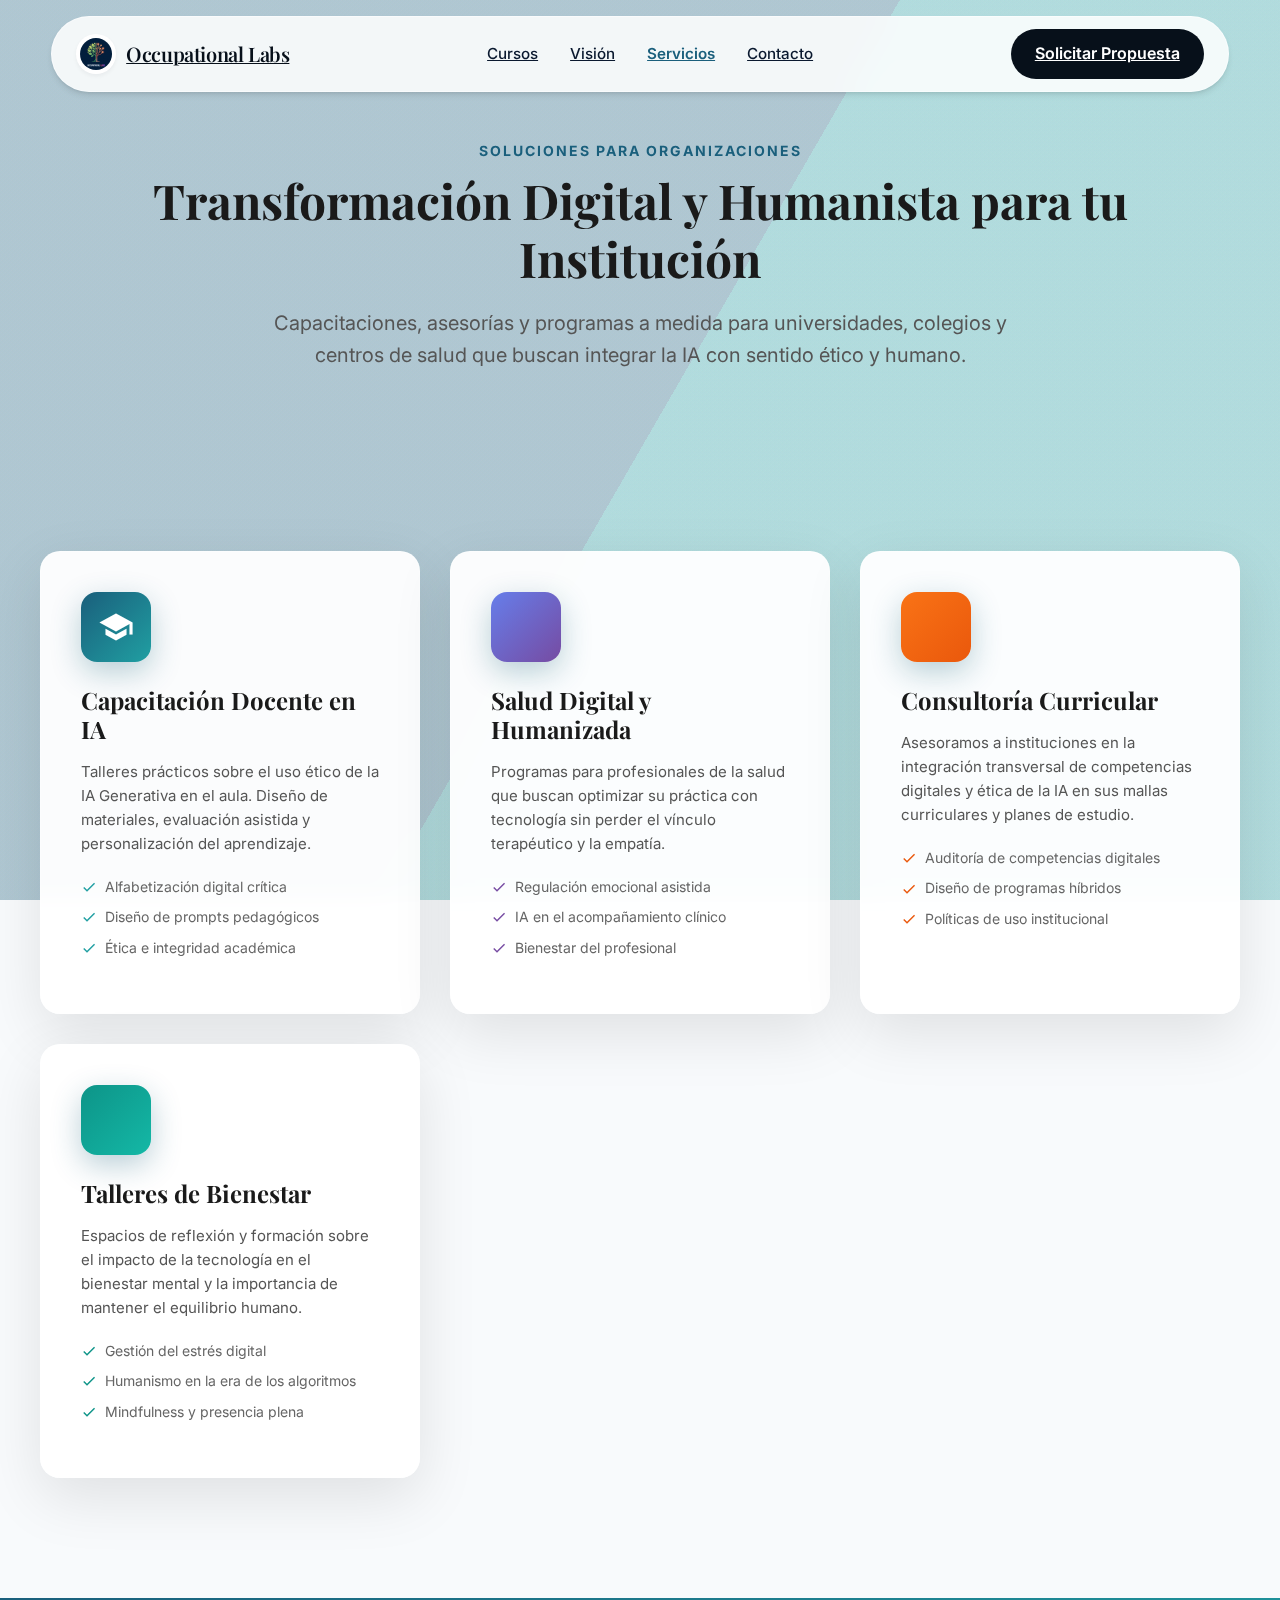
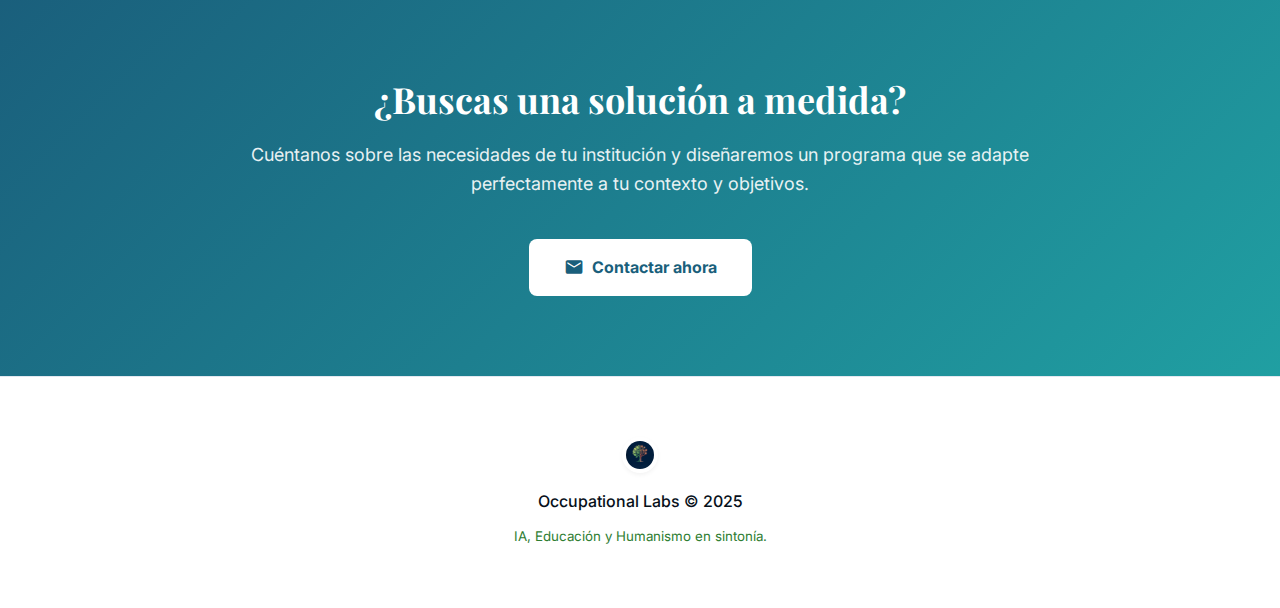
<file: instituciones.html>
<!DOCTYPE html>
<html lang="es">

<head>
    <meta charset="UTF-8" />
    <meta name="viewport" content="width=device-width, initial-scale=1.0" />
    <meta name="description"
        content="Servicios institucionales de Occupational Labs. Capacitación en IA, asesorías y programas a medida para universidades, colegios y centros de salud con un enfoque humanista.">
    <meta name="keywords"
        content="capacitación institucional IA, IA para universidades, IA en educación, asesoría IA salud, humanismo digital instituciones">
    
    <!-- Open Graph -->
    <meta property="og:title" content="Occupational Labs | Servicios Institucionales">
    <meta property="og:description"
        content="Potenciamos tu institución con IA, educación y humanismo. Programas a medida para profesionales de la educación y salud.">
    <meta property="og:image" content="https://www.occupationalabs.cl/logo.png">
    <meta property="og:url" content="https://www.occupationalabs.cl/instituciones.html">
    <meta property="og:type" content="website">

    <title>Servicios Institucionales | Occupational Labs</title>
    
    <link
        href="https://fonts.googleapis.com/css2?family=Inter:wght@300;400;500;600&family=Playfair+Display:ital,wght@0,600;1,600&display=swap"
        rel="stylesheet" />
    <!-- Google Material Icons -->
    <link href="https://fonts.googleapis.com/icon?family=Material+Icons" rel="stylesheet" />
    
    <style>
        :root {
            /* Copied from index.html for consistency */
            --color-fondo-dark: #07101a;
            --bg-primary: #0a192f;
            --brand-verde-humanista: #aed581;
            --brand-naranja-tech: #ff8a65;
            --texto-glow: #ffffff;
            --acento-espiritual: #ba68c8;
            --nature-light: #d4e157;
            --nature-medium: #aed581;
            --nature-dark: #2e7d32;
            --tech-warm: #ffab40;
            --tech-accent: #ff8a65;
            --tech-glow: #ff5722;
            --gradient-brand: linear-gradient(90deg, #aed581 0%, #ff8a65 100%);
            --gradient-brand-dark: linear-gradient(135deg, #2e7d32 0%, #ff5722 100%);
            --gradient-btn: linear-gradient(135deg, #aed581 0%, #ff8a65 100%);
            --color-primary: #aed581;
            --color-primary-light: #d4e157;
            --color-dark: #07101a;
            --color-text: #0a192f;
            --color-text-light: #2e7d32;
            --color-bg: #f8fafc;
            --color-surface: #ffffff;
            --color-accent-1: #ff8a65;
            --color-accent-2: #ffab40;
            --accent-purple: #ba68c8;
            --radius-md: 12px;
            --radius-xl: 24px;
            --shadow-sm: 0 1px 2px 0 rgb(0 0 0 / 0.05);
            --shadow-md: 0 4px 6px -1px rgb(0 0 0 / 0.1), 0 2px 4px -2px rgb(0 0 0 / 0.1);
            --shadow-lg: 0 20px 25px -5px rgb(0 0 0 / 0.1), 0 8px 10px -6px rgb(0 0 0 / 0.1);
        }

        html { height: 100%; scroll-behavior: smooth; }
        * { box-sizing: border-box; }
        body {
            margin: 0;
            font-family: "Inter", sans-serif;
            background-color: var(--color-bg);
            color: var(--color-text);
            line-height: 1.6;
            -webkit-font-smoothing: antialiased;
            position: relative;
        }

        h1, h2, h3, h4 {
            font-family: "Playfair Display", serif;
            color: var(--color-dark);
            margin: 0;
            line-height: 1.2;
        }

        .bg {
            animation: slide 3s ease-in-out infinite alternate;
            background-image: linear-gradient(-60deg, #209fa2 50%, #1a5f7c 50%);
            bottom: 0;
            left: -50%;
            opacity: 0.12;
            position: fixed;
            right: -50%;
            top: 0;
            z-index: -1;
        }
        .bg2 { animation-direction: alternate-reverse; animation-duration: 4s; }
        .bg3 { animation-duration: 5s; }
        @keyframes slide {
            0% { transform: translateX(-25%); }
            100% { transform: translateX(25%); }
        }
        @keyframes fadeIn {
            from { opacity: 0; transform: translateY(20px); }
            to { opacity: 1; transform: translateY(0); }
        }
        .animate-in { animation: fadeIn 0.8s ease-out forwards; }

        .navbar {
            position: sticky;
            top: 16px;
            margin: 0 auto;
            width: 92%;
            max-width: 1200px;
            z-index: 100;
            background: rgba(255, 255, 255, 0.85);
            backdrop-filter: blur(12px);
            -webkit-backdrop-filter: blur(12px);
            border: 1px solid rgba(255, 255, 255, 0.5);
            padding: 12px 24px;
            border-radius: 100px;
            display: flex;
            align-items: center;
            justify-content: space-between;
            box-shadow: var(--shadow-md);
        }
        .nav-brand { display: flex; align-items: center; gap: 10px; color: var(--color-dark); }
        .nav-brand-main { font-family: "Playfair Display", serif; font-size: 1.25rem; font-weight: 600; letter-spacing: -0.02em; }
        .nav-links { display: flex; gap: 32px; font-size: 0.95rem; font-weight: 500; }
        .nav-links a { color: var(--color-text); }
        .nav-links a:hover, .nav-links a.active { color: #1a5f7c; font-weight: 600; }
        .nav-cta {
            background: var(--color-dark);
            color: white;
            padding: 12px 24px;
            border-radius: 100px;
            font-size: 1rem;
            font-weight: 600;
            min-height: 48px;
            display: inline-flex;
            align-items: center;
        }

        header {
            position: relative;
            padding: 140px 24px 80px;
            margin-top: -90px;
            background: transparent;
            overflow: hidden;
            text-align: center;
        }

        .service-card {
            background: rgba(255,255,255,0.95);
            backdrop-filter: blur(10px);
            padding: 40px;
            border-radius: 20px;
            box-shadow: 0 20px 60px rgba(0,0,0,0.1);
            transition: all 0.4s cubic-bezier(0.165, 0.84, 0.44, 1);
            border: 1px solid rgba(255,255,255,0.3);
            position: relative;
            overflow: hidden;
            text-align: left;
        }
        .service-card:hover {
            transform: translateY(-8px);
            box-shadow: 0 30px 80px rgba(0, 0, 0, 0.15);
        }
        .service-card .hover-line {
            position: absolute;
            top: 0;
            left: 0;
            right: 0;
            height: 4px;
            background: linear-gradient(90deg, #1a5f7c 0%, #209fa2 100%);
            transform: scaleX(0);
            transition: transform 0.4s;
            transform-origin: left;
        }
        .service-card:hover .hover-line { transform: scaleX(1); }

        .icon-box {
            width: 70px;
            height: 70px;
            background: linear-gradient(135deg, #1a5f7c 0%, #209fa2 100%);
            border-radius: 16px;
            display: flex;
            align-items: center;
            justify-content: center;
            margin-bottom: 24px;
            box-shadow: 0 10px 30px rgba(26,95,124,0.3);
            position: relative;
            color: white;
        }

        footer {
            background: white;
            border-top: 1px solid #e2e8f0;
            padding: 60px 24px;
            text-align: center;
        }

        @media (max-width: 768px) {
            .nav-links { display: none; }
            .navbar { width: 95%; top: 10px; padding: 12px 16px; }
            header h1 { font-size: 32px !important; }
        }
    </style>
</head>

<body>

    <div class="bg"></div>
    <div class="bg bg2"></div>
    <div class="bg bg3"></div>

    <nav class="navbar animate-in">
        <a href="index.html" class="nav-brand">
            <img src="logo.jpg" alt="Occupational Labs Logo"
                style="width: 40px; height: 40px; border-radius: 50%; background: white; padding: 4px; box-shadow: 0 2px 4px rgba(0,0,0,0.05);">
            <div class="nav-brand-text">
                <span class="nav-brand-main">Occupational Labs</span>
            </div>
        </a>
        <div class="nav-links">
            <a href="index.html#cursos">Cursos</a>
            <a href="index.html#sobre">Visión</a>
            <a href="#" class="active">Servicios</a>
            <a href="#contacto">Contacto</a>
        </div>
        <a href="#contacto" class="nav-cta">Solicitar Propuesta</a>
    </nav>

    <header class="animate-in">
        <div style="max-width: 1000px; margin: 0 auto;">
            <p style="font-size: 14px; text-transform: uppercase; letter-spacing: 2px; color: #1a5f7c; font-weight: bold; margin-bottom: 10px;">
                Soluciones para Organizaciones
            </p>
            <h1 style="font-size: 48px; line-height: 1.2; margin-bottom: 20px; color: #1a1a1a;">
                Transformación Digital y Humanista para tu Institución
            </h1>
            <p style="font-size: 20px; color: #555; line-height: 1.6; margin-bottom: 40px; max-width: 800px; margin-left: auto; margin-right: auto;">
                Capacitaciones, asesorías y programas a medida para universidades, colegios y centros de salud 
                que buscan integrar la IA con sentido ético y humano.
            </p>
        </div>
    </header>

    <section id="servicios-detalle" style="padding: 60px 20px;">
        <div style="max-width: 1200px; margin: 0 auto;">
            <div style="display: grid; grid-template-columns: repeat(auto-fit, minmax(320px, 1fr)); gap: 30px;">

                <!-- Servicio 1: Capacitación Docente -->
                <div class="service-card">
                    <div class="hover-line"></div>
                    <div class="icon-box">
                        <span class="material-icons" style="font-size: 36px;">school</span>
                    </div>
                    <h3 style="font-size: 24px; margin-bottom: 16px; color: #1a1a1a; font-weight: 700;">
                        Capacitación Docente en IA
                    </h3>
                    <p style="font-size: 15px; color: #555; margin-bottom: 20px;">
                        Talleres prácticos sobre el uso ético de la IA Generativa en el aula. 
                        Diseño de materiales, evaluación asistida y personalización del aprendizaje.
                    </p>
                    <ul style="padding: 0; list-style: none; font-size: 14px; color: #666;">
                        <li style="margin-bottom: 8px; display: flex; align-items: center; gap: 8px;">
                            <span class="material-icons" style="font-size: 16px; color: #209fa2;">check</span> Alfabetización digital crítica
                        </li>
                        <li style="margin-bottom: 8px; display: flex; align-items: center; gap: 8px;">
                            <span class="material-icons" style="font-size: 16px; color: #209fa2;">check</span> Diseño de prompts pedagógicos
                        </li>
                        <li style="margin-bottom: 8px; display: flex; align-items: center; gap: 8px;">
                            <span class="material-icons" style="font-size: 16px; color: #209fa2;">check</span> Ética e integridad académica
                        </li>
                    </ul>
                </div>

                <!-- Servicio 2: Salud Digital -->
                <div class="service-card">
                    <div class="hover-line"></div>
                    <div class="icon-box" style="background: linear-gradient(135deg, #667eea 0%, #764ba2 100%);">
                        <span class="material-icons" style="font-size: 36px;">health_and_safety</span>
                    </div>
                    <h3 style="font-size: 24px; margin-bottom: 16px; color: #1a1a1a; font-weight: 700;">
                        Salud Digital y Humanizada
                    </h3>
                    <p style="font-size: 15px; color: #555; margin-bottom: 20px;">
                        Programas para profesionales de la salud que buscan optimizar su práctica 
                        con tecnología sin perder el vínculo terapéutico y la empatía.
                    </p>
                    <ul style="padding: 0; list-style: none; font-size: 14px; color: #666;">
                        <li style="margin-bottom: 8px; display: flex; align-items: center; gap: 8px;">
                            <span class="material-icons" style="font-size: 16px; color: #764ba2;">check</span> Regulación emocional asistida
                        </li>
                        <li style="margin-bottom: 8px; display: flex; align-items: center; gap: 8px;">
                            <span class="material-icons" style="font-size: 16px; color: #764ba2;">check</span> IA en el acompañamiento clínico
                        </li>
                        <li style="margin-bottom: 8px; display: flex; align-items: center; gap: 8px;">
                            <span class="material-icons" style="font-size: 16px; color: #764ba2;">check</span> Bienestar del profesional
                        </li>
                    </ul>
                </div>

                <!-- Servicio 3: Consultoría Curricular -->
                <div class="service-card">
                    <div class="hover-line"></div>
                    <div class="icon-box" style="background: linear-gradient(135deg, #f97316 0%, #ea580c 100%);">
                        <span class="material-icons" style="font-size: 36px;">settings_suggest</span>
                    </div>
                    <h3 style="font-size: 24px; margin-bottom: 16px; color: #1a1a1a; font-weight: 700;">
                        Consultoría Curricular
                    </h3>
                    <p style="font-size: 15px; color: #555; margin-bottom: 20px;">
                        Asesoramos a instituciones en la integración transversal de competencias digitales 
                        y ética de la IA en sus mallas curriculares y planes de estudio.
                    </p>
                    <ul style="padding: 0; list-style: none; font-size: 14px; color: #666;">
                        <li style="margin-bottom: 8px; display: flex; align-items: center; gap: 8px;">
                            <span class="material-icons" style="font-size: 16px; color: #ea580c;">check</span> Auditoría de competencias digitales
                        </li>
                        <li style="margin-bottom: 8px; display: flex; align-items: center; gap: 8px;">
                            <span class="material-icons" style="font-size: 16px; color: #ea580c;">check</span> Diseño de programas híbridos
                        </li>
                        <li style="margin-bottom: 8px; display: flex; align-items: center; gap: 8px;">
                            <span class="material-icons" style="font-size: 16px; color: #ea580c;">check</span> Políticas de uso institucional
                        </li>
                    </ul>
                </div>

                <!-- Servicio 4: Bienestar y Tecnología -->
                <div class="service-card">
                    <div class="hover-line"></div>
                    <div class="icon-box" style="background: linear-gradient(135deg, #0d9488 0%, #14b8a6 100%);">
                        <span class="material-icons" style="font-size: 36px;">psychology</span>
                    </div>
                    <h3 style="font-size: 24px; margin-bottom: 16px; color: #1a1a1a; font-weight: 700;">
                        Talleres de Bienestar
                    </h3>
                    <p style="font-size: 15px; color: #555; margin-bottom: 20px;">
                        Espacios de reflexión y formación sobre el impacto de la tecnología en el bienestar 
                        mental y la importancia de mantener el equilibrio humano.
                    </p>
                    <ul style="padding: 0; list-style: none; font-size: 14px; color: #666;">
                        <li style="margin-bottom: 8px; display: flex; align-items: center; gap: 8px;">
                            <span class="material-icons" style="font-size: 16px; color: #0d9488;">check</span> Gestión del estrés digital
                        </li>
                        <li style="margin-bottom: 8px; display: flex; align-items: center; gap: 8px;">
                            <span class="material-icons" style="font-size: 16px; color: #0d9488;">check</span> Humanismo en la era de los algoritmos
                        </li>
                        <li style="margin-bottom: 8px; display: flex; align-items: center; gap: 8px;">
                            <span class="material-icons" style="font-size: 16px; color: #0d9488;">check</span> Mindfulness y presencia plena
                        </li>
                    </ul>
                </div>

            </div>
        </div>
    </section>

    <section id="contacto" style="background: linear-gradient(135deg, #1a5f7c 0%, #209fa2 100%); padding: 80px 20px; margin: 60px 0 0 0; color: white; text-align: center;">
        <div style="max-width: 800px; margin: 0 auto;">
            <h2 style="font-size: 36px; margin-bottom: 20px; color: white;">¿Buscas una solución a medida?</h2>
            <p style="font-size: 18px; line-height: 1.6; margin-bottom: 40px; opacity: 0.9;">
                Cuéntanos sobre las necesidades de tu institución y diseñaremos un programa 
                que se adapte perfectamente a tu contexto y objetivos.
            </p>
            <div style="display: flex; justify-content: center; gap: 20px; flex-wrap: wrap;">
                <a href="mailto:contacto@occupationalabs.cl"
                    style="background: white; color: #1a5f7c; padding: 16px 35px; font-size: 16px; font-weight: bold; text-decoration: none; border-radius: 8px; display: inline-flex; align-items: center; gap: 8px;">
                    <span class="material-icons" style="font-size: 20px;">email</span> Contactar ahora
                </a>
            </div>
        </div>
    </section>

    <footer>
        <img src="logo.png" alt="Occupational Labs Logo"
            style="margin: 0 auto 16px; width: 36px; height: 36px; display: block; border-radius: 50%; background: white; padding: 4px; box-shadow: 0 2px 4px rgba(0,0,0,0.05);">
        <p style="margin-bottom: 8px; color: var(--color-dark); font-weight: 500;">
            Occupational Labs &copy; 2025
        </p>
        <small style="color: var(--color-text-light);">
            IA, Educación y Humanismo en sintonía.
        </small>
    </footer>

</body>
</html>
</file>
